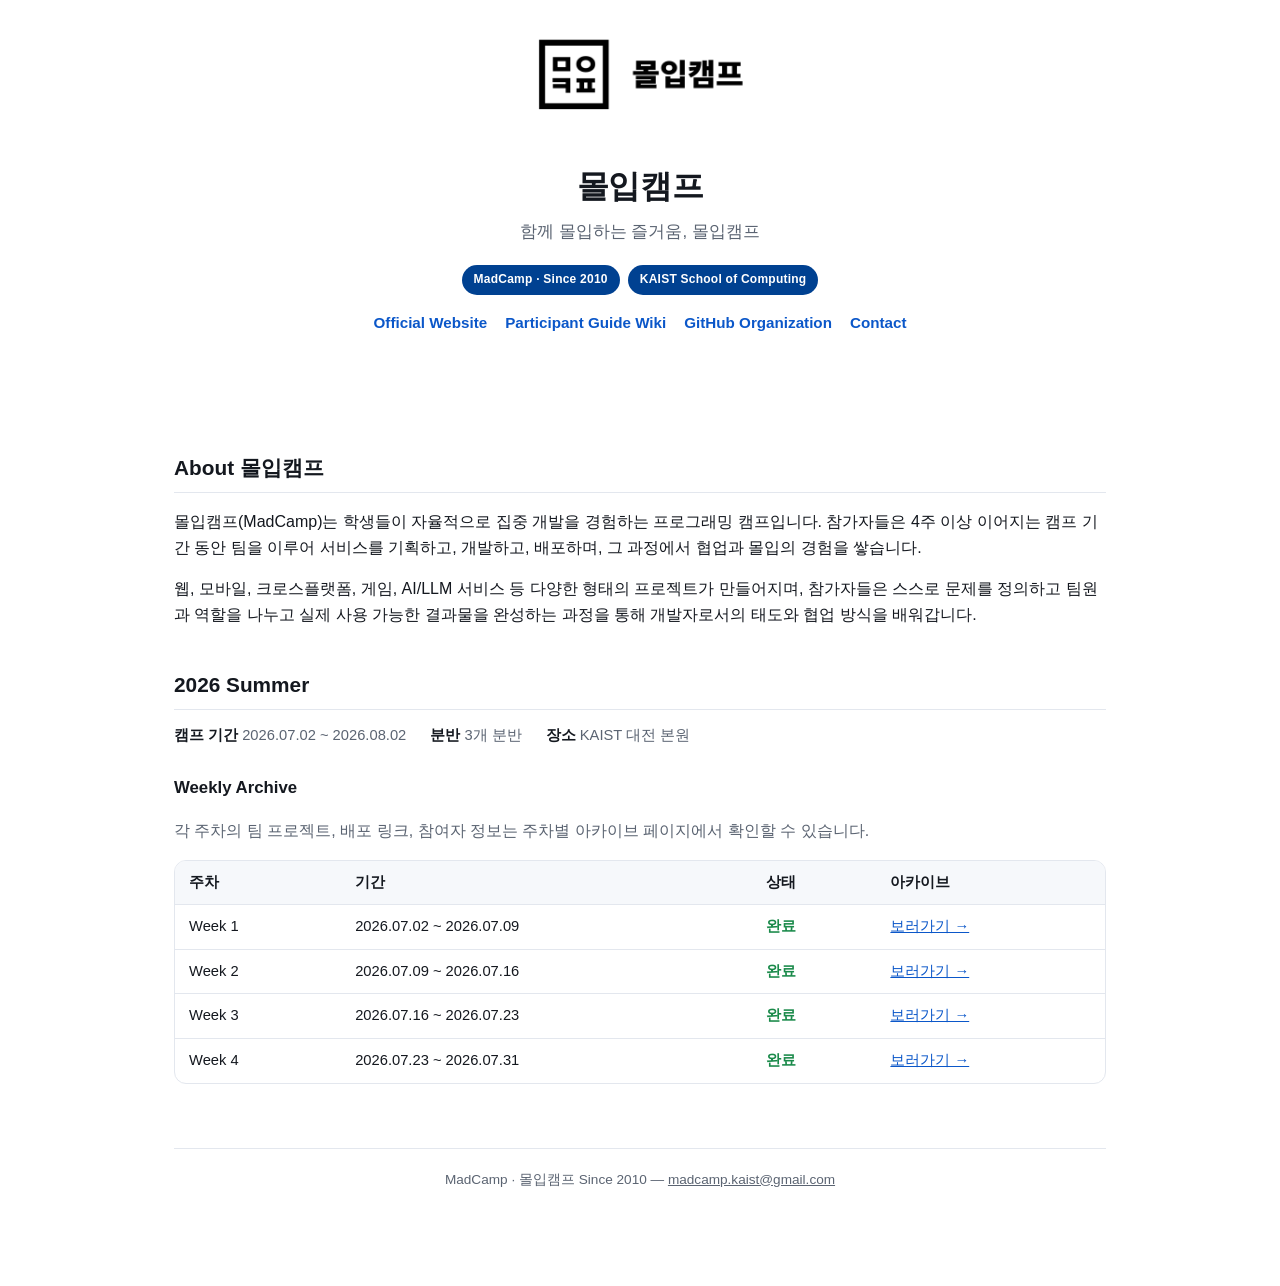
<file: index.html>
<!doctype html>
<html lang="ko">
<head>
<meta charset="utf-8" />
<meta name="viewport" content="width=device-width, initial-scale=1" />
<title>몰입캠프</title>
<meta name="description" content="MadCamp 몰입캠프 공식 프로젝트 아카이브" />
<link rel="icon" type="image/png" href="assets/favicon.png" />
<link rel="stylesheet" href="assets/style.css" />
</head>
<body>
<div class="hero-card">
  <img class="banner" src="assets/madcamp-banner.png" alt="MadCamp Banner" />
  <header class="hero">
    <h1>몰입캠프</h1>
    <p class="tagline">함께 몰입하는 즐거움, 몰입캠프</p>
    <div class="badges">
      <span class="badge">MadCamp · Since 2010</span>
      <span class="badge">KAIST School of Computing</span>
    </div>
    <div class="nav-links">
      <a href="https://madcamp.io">Official Website</a>
      <a href="https://github.com/madcamp-official/participant-guide/wiki">Participant Guide Wiki</a>
      <a href="https://github.com/madcamp-official">GitHub Organization</a>
      <a href="mailto:madcamp.kaist@gmail.com">Contact</a>
    </div>
  </header>
</div>
<div class="wrap">

<h2>About 몰입캠프</h2>
<p>몰입캠프(MadCamp)는 학생들이 자율적으로 집중 개발을 경험하는 프로그래밍 캠프입니다. 참가자들은 4주 이상 이어지는 캠프 기간 동안 팀을 이루어 서비스를 기획하고, 개발하고, 배포하며, 그 과정에서 협업과 몰입의 경험을 쌓습니다.</p>
<p>웹, 모바일, 크로스플랫폼, 게임, AI/LLM 서비스 등 다양한 형태의 프로젝트가 만들어지며, 참가자들은 스스로 문제를 정의하고 팀원과 역할을 나누고 실제 사용 가능한 결과물을 완성하는 과정을 통해 개발자로서의 태도와 협업 방식을 배워갑니다.</p>

<h2>2026 Summer</h2>
<div class="meta-row">
  <span><strong>캠프 기간</strong> 2026.07.02 ~ 2026.08.02</span>
  <span><strong>분반</strong> 3개 분반</span>
  <span><strong>장소</strong> KAIST 대전 본원</span>
</div>

<h3>Weekly Archive</h3>
<p class="muted">각 주차의 팀 프로젝트, 배포 링크, 참여자 정보는 주차별 아카이브 페이지에서 확인할 수 있습니다.</p>
<div class="table-scroll">
<table>
<thead>
<tr><th>주차</th><th>기간</th><th>상태</th><th>아카이브</th></tr>
</thead>
<tbody>
<tr><td>Week 1</td><td>2026.07.02 ~ 2026.07.09</td><td class="status-done">완료</td><td><a href="archive/2026-summer/week1/">보러가기 →</a></td></tr>
<tr><td>Week 2</td><td>2026.07.09 ~ 2026.07.16</td><td class="status-done">완료</td><td><a href="archive/2026-summer/week2/">보러가기 →</a></td></tr>
<tr><td>Week 3</td><td>2026.07.16 ~ 2026.07.23</td><td class="status-done">완료</td><td><a href="archive/2026-summer/week3/">보러가기 →</a></td></tr>
<tr><td>Week 4</td><td>2026.07.23 ~ 2026.07.31</td><td class="status-done">완료</td><td><a href="archive/2026-summer/week4/">보러가기 →</a></td></tr>
</tbody>
</table>
</div>

<footer>
  MadCamp · 몰입캠프 Since 2010 — <a href="mailto:madcamp.kaist@gmail.com">madcamp.kaist@gmail.com</a>
</footer>

</div>
</body>
</html>
</file>
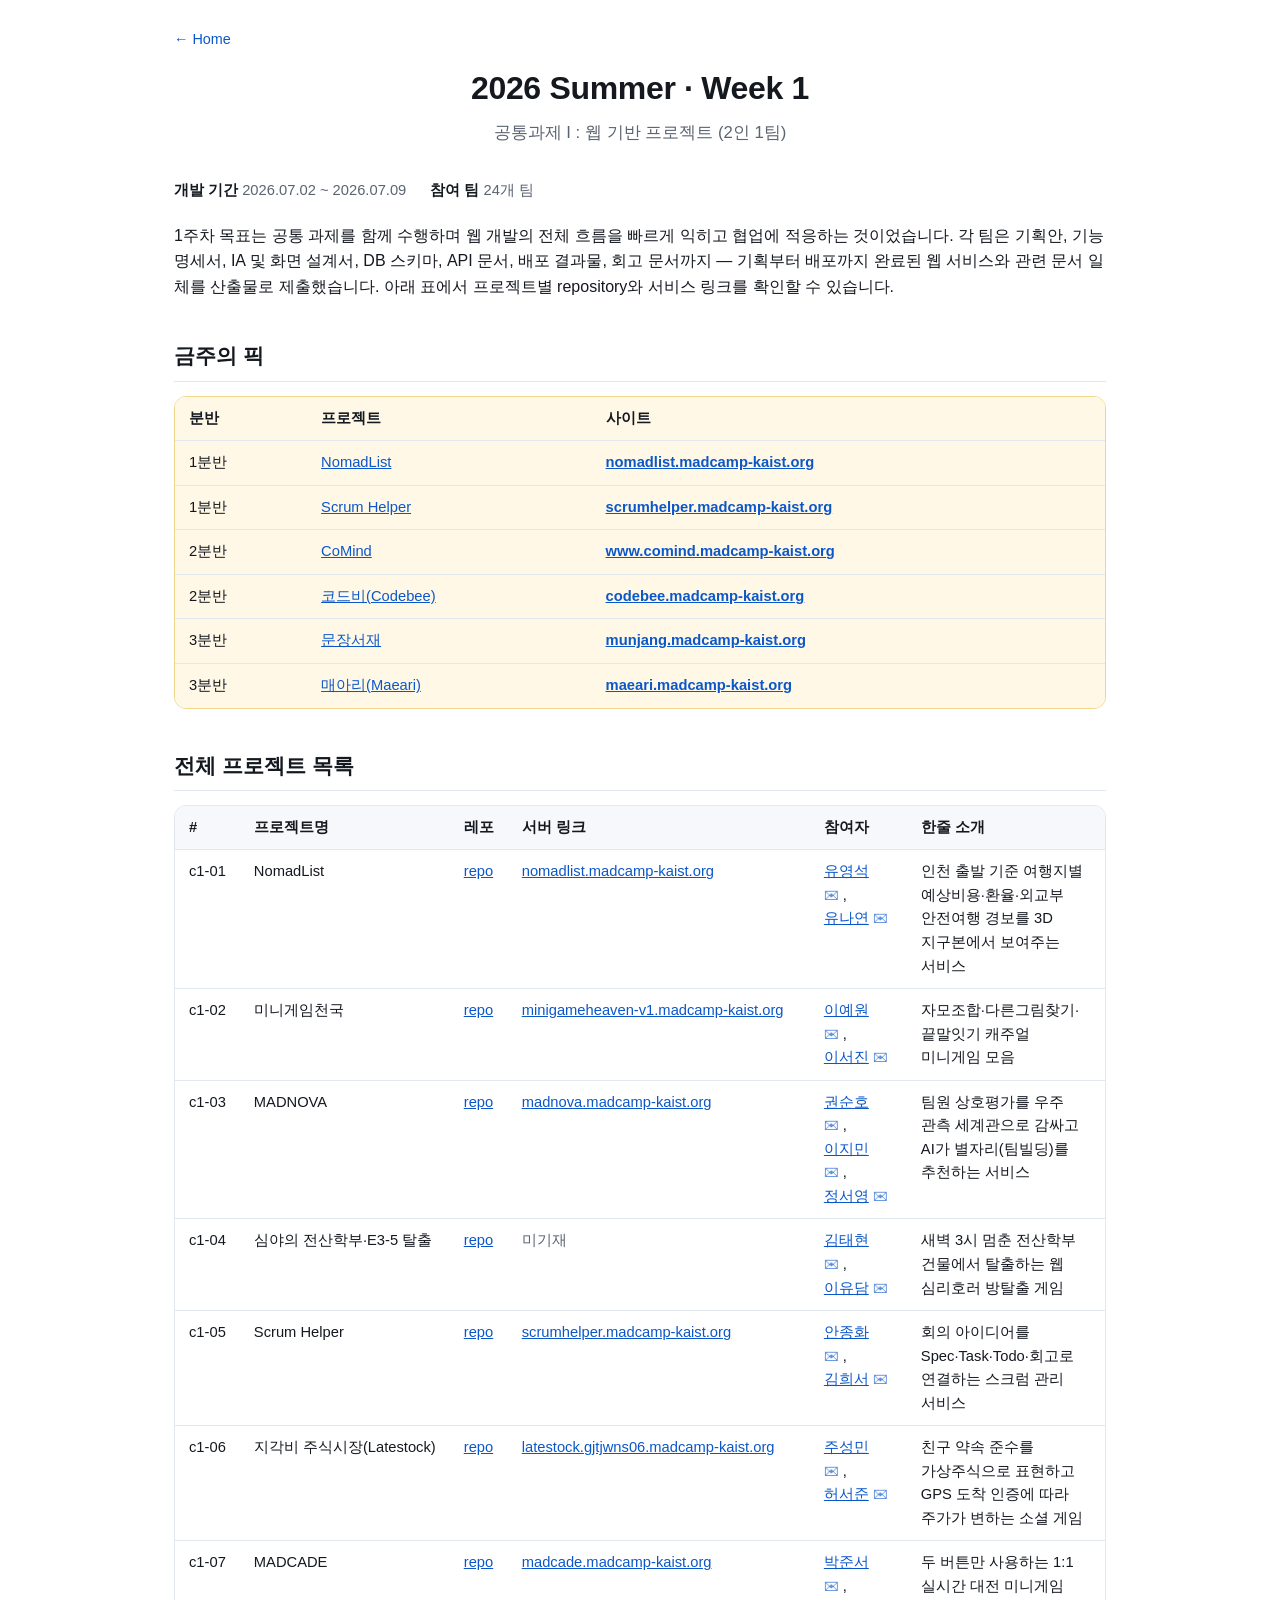
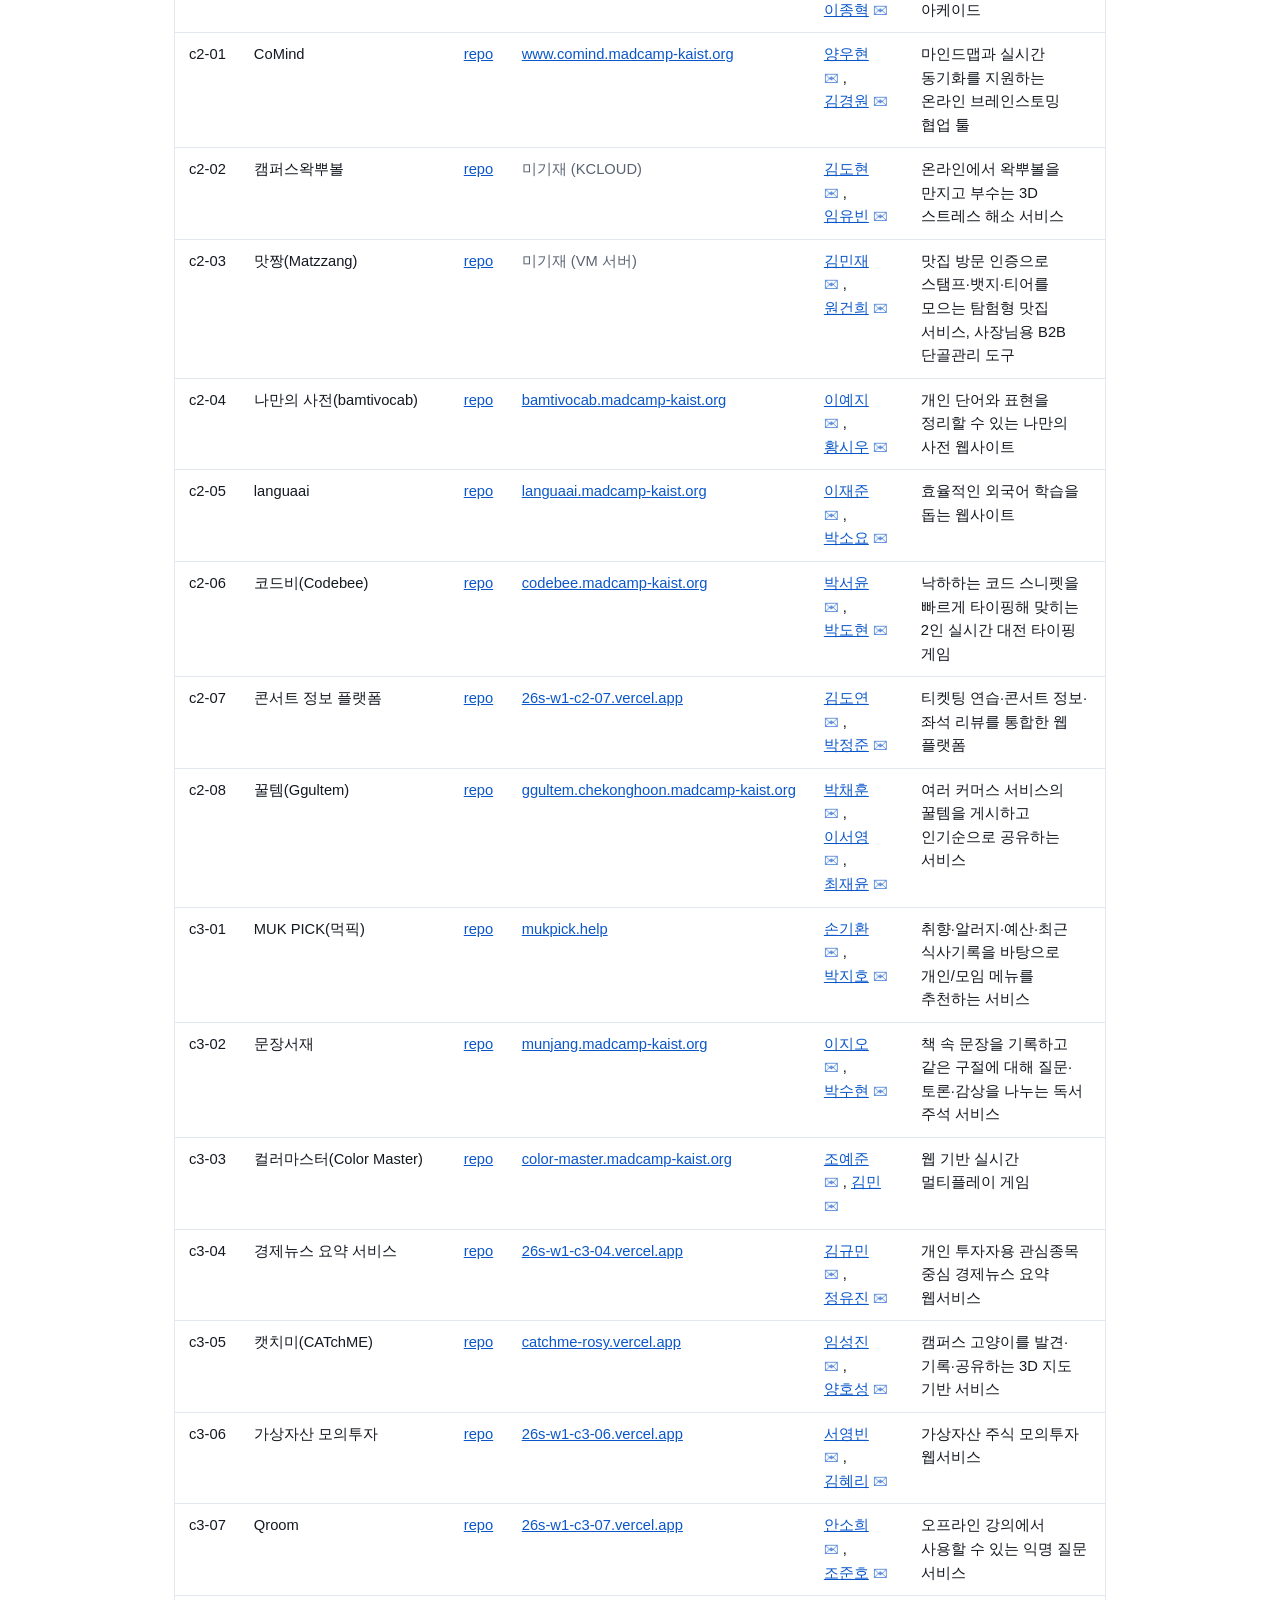
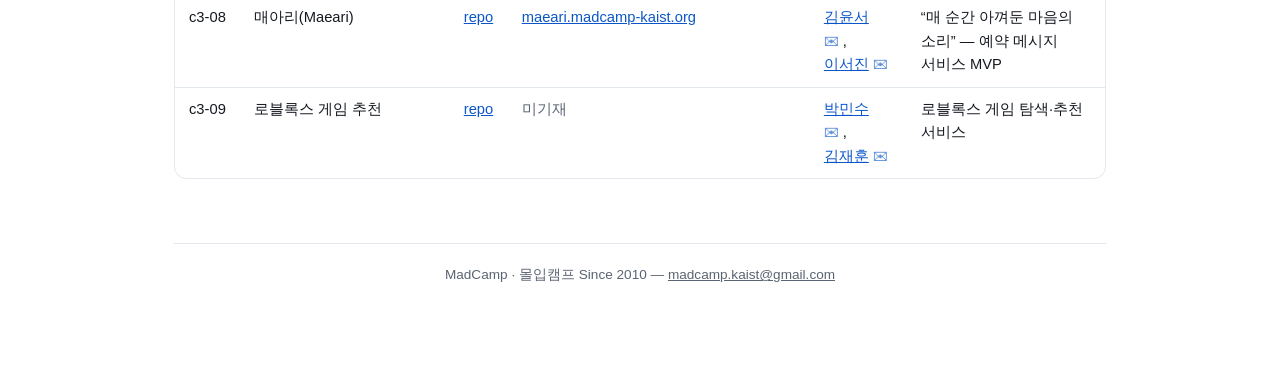
<file: archive/2026-summer/week1/index.html>
<!doctype html>
<html lang="ko">
<head>
<meta charset="utf-8" />
<meta name="viewport" content="width=device-width, initial-scale=1" />
<title>2026 Summer · Week 1 — MadCamp Archive</title>
<meta name="description" content="MadCamp 2026 여름학기 1주차 프로젝트 아카이브: 24개 팀 레포, 배포 링크, 참여자, 소개" />
<link rel="icon" type="image/png" href="../../../assets/favicon.png" />
<link rel="stylesheet" href="../../../assets/style.css" />
<script src="../../../assets/site.js" defer></script>
</head>
<body>
<div class="wrap">

<p class="crumb"><a href="../../../">← Home</a></p>

<header class="hero" style="padding-top:8px;">
  <h1>2026 Summer · Week 1</h1>
  <p class="tagline">공통과제 I : 웹 기반 프로젝트 (2인 1팀)</p>
</header>

<div class="meta-row">
  <span><strong>개발 기간</strong> 2026.07.02 ~ 2026.07.09</span>
  <span><strong>참여 팀</strong> 24개 팀</span>
</div>

<p>1주차 목표는 공통 과제를 함께 수행하며 웹 개발의 전체 흐름을 빠르게 익히고 협업에 적응하는 것이었습니다. 각 팀은 기획안, 기능 명세서, IA 및 화면 설계서, DB 스키마, API 문서, 배포 결과물, 회고 문서까지 — 기획부터 배포까지 완료된 웹 서비스와 관련 문서 일체를 산출물로 제출했습니다. 아래 표에서 프로젝트별 repository와 서비스 링크를 확인할 수 있습니다.</p>

<h2>금주의 픽</h2>
<div class="table-scroll">
<table class="picks">
<thead><tr><th>분반</th><th>프로젝트</th><th>사이트</th></tr></thead>
<tbody>
<tr><td>1분반</td><td><a href="#c1-01">NomadList</a></td><td><a href="https://nomadlist.madcamp-kaist.org">nomadlist.madcamp-kaist.org</a></td></tr>
<tr><td>1분반</td><td><a href="#c1-05">Scrum Helper</a></td><td><a href="https://scrumhelper.madcamp-kaist.org">scrumhelper.madcamp-kaist.org</a></td></tr>
<tr><td>2분반</td><td><a href="#c2-01">CoMind</a></td><td><a href="https://www.comind.madcamp-kaist.org">www.comind.madcamp-kaist.org</a></td></tr>
<tr><td>2분반</td><td><a href="#c2-06">코드비(Codebee)</a></td><td><a href="https://codebee.madcamp-kaist.org">codebee.madcamp-kaist.org</a></td></tr>
<tr><td>3분반</td><td><a href="#c3-02">문장서재</a></td><td><a href="https://munjang.madcamp-kaist.org">munjang.madcamp-kaist.org</a></td></tr>
<tr><td>3분반</td><td><a href="#c3-08">매아리(Maeari)</a></td><td><a href="https://maeari.madcamp-kaist.org">maeari.madcamp-kaist.org</a></td></tr>
</tbody>
</table>
</div>

<h2>전체 프로젝트 목록</h2>
<div class="table-scroll">
<table>
<thead><tr><th>#</th><th>프로젝트명</th><th>레포</th><th>서버 링크</th><th>참여자</th><th>한줄 소개</th></tr></thead>
<tbody>

<tr id="c1-01"><td>c1-01</td><td>NomadList</td><td><a href="https://github.com/madcamp-official/26s-w1-c1-01">repo</a></td><td><a href="https://nomadlist.madcamp-kaist.org">nomadlist.madcamp-kaist.org</a></td>
<td class="people"><a href="https://github.com/yskstuff">유영석</a><a class="mail" href="mailto:yskstuff@kaist.ac.kr">✉</a>, <a href="https://github.com/yxxnxyxxn">유나연</a><a class="mail" href="mailto:y0xnxyx0n@gmail.com">✉</a></td>
<td>인천 출발 기준 여행지별 예상비용·환율·외교부 안전여행 경보를 3D 지구본에서 보여주는 서비스</td></tr>

<tr id="c1-02"><td>c1-02</td><td>미니게임천국</td><td><a href="https://github.com/madcamp-official/26s-w1-c1-02">repo</a></td><td><a href="https://minigameheaven-v1.madcamp-kaist.org">minigameheaven-v1.madcamp-kaist.org</a></td>
<td class="people"><a href="https://github.com/ywlee1127">이예원</a><a class="mail" href="mailto:ywlovejk1127@naver.com">✉</a>, <a href="https://github.com/seojinnlee">이서진</a><a class="mail" href="mailto:leeseojin28@naver.com">✉</a></td>
<td>자모조합·다른그림찾기·끝말잇기 캐주얼 미니게임 모음</td></tr>

<tr id="c1-03"><td>c1-03</td><td>MADNOVA</td><td><a href="https://github.com/madcamp-official/26s-w1-c1-03">repo</a></td><td><a href="https://madnova.madcamp-kaist.org">madnova.madcamp-kaist.org</a></td>
<td class="people"><a href="https://github.com/rth934">권순호</a><a class="mail" href="mailto:rnjstnsgh0524@gmail.com">✉</a>, <a href="https://github.com/ljm030206">이지민</a><a class="mail" href="mailto:ljm030206@kaist.ac.kr">✉</a>, <a href="https://github.com/seooyy">정서영</a><a class="mail" href="mailto:seoyoung040124@naver.com">✉</a></td>
<td>팀원 상호평가를 우주 관측 세계관으로 감싸고 AI가 별자리(팀빌딩)를 추천하는 서비스</td></tr>

<tr id="c1-04"><td>c1-04</td><td>심야의 전산학부·E3-5 탈출</td><td><a href="https://github.com/madcamp-official/26s-w1-c1-04">repo</a></td><td class="muted">미기재</td>
<td class="people"><a href="https://github.com/terry2549">김태현</a><a class="mail" href="mailto:terry2549@kaist.ac.kr">✉</a>, <a href="https://github.com/omok00">이유담</a><a class="mail" href="mailto:yudam3825@gmail.com">✉</a></td>
<td>새벽 3시 멈춘 전산학부 건물에서 탈출하는 웹 심리호러 방탈출 게임</td></tr>

<tr id="c1-05"><td>c1-05</td><td>Scrum Helper</td><td><a href="https://github.com/madcamp-official/26s-w1-c1-05">repo</a></td><td><a href="https://scrumhelper.madcamp-kaist.org">scrumhelper.madcamp-kaist.org</a></td>
<td class="people"><a href="https://github.com/anjonghwa0">안종화</a><a class="mail" href="mailto:anjonghwa@kaist.ac.kr">✉</a>, <a href="https://github.com/grace0068">김희서</a><a class="mail" href="mailto:graceheeseo@gmail.com">✉</a></td>
<td>회의 아이디어를 Spec·Task·Todo·회고로 연결하는 스크럼 관리 서비스</td></tr>

<tr id="c1-06"><td>c1-06</td><td>지각비 주식시장(Latestock)</td><td><a href="https://github.com/madcamp-official/26s-w1-c1-06">repo</a></td><td><a href="https://latestock.gjtjwns06.madcamp-kaist.org">latestock.gjtjwns06.madcamp-kaist.org</a></td>
<td class="people"><a href="https://github.com/iconflorinity">주성민</a><a class="mail" href="mailto:iconflorinity@kaist.ac.kr">✉</a>, <a href="https://github.com/gjtjwns06-ui">허서준</a><a class="mail" href="mailto:gjtjwns06@gmail.com">✉</a></td>
<td>친구 약속 준수를 가상주식으로 표현하고 GPS 도착 인증에 따라 주가가 변하는 소셜 게임</td></tr>

<tr id="c1-07"><td>c1-07</td><td>MADCADE</td><td><a href="https://github.com/madcamp-official/26s-w1-c1-07">repo</a></td><td><a href="https://madcade.madcamp-kaist.org">madcade.madcamp-kaist.org</a></td>
<td class="people"><a href="https://github.com/bjsbest">박준서</a><a class="mail" href="mailto:bjsbest0326@gmail.com">✉</a>, <a href="https://github.com/jonghklee">이종혁</a><a class="mail" href="mailto:jonghklee@naver.com">✉</a></td>
<td>두 버튼만 사용하는 1:1 실시간 대전 미니게임 아케이드</td></tr>

<tr id="c2-01"><td>c2-01</td><td>CoMind</td><td><a href="https://github.com/madcamp-official/26s-w1-c2-01">repo</a></td><td><a href="https://www.comind.madcamp-kaist.org">www.comind.madcamp-kaist.org</a></td>
<td class="people"><a href="https://github.com/hyun020215">양우현</a><a class="mail" href="mailto:hyun020215@kaist.ac.kr">✉</a>, <a href="https://github.com/kkw610">김경원</a><a class="mail" href="mailto:kkw61976@gmail.com">✉</a></td>
<td>마인드맵과 실시간 동기화를 지원하는 온라인 브레인스토밍 협업 툴</td></tr>

<tr id="c2-02"><td>c2-02</td><td>캠퍼스왁뿌볼</td><td><a href="https://github.com/madcamp-official/26s-w1-c2-02">repo</a></td><td class="muted">미기재 (KCLOUD)</td>
<td class="people"><a href="https://github.com/KimDoDohyeon">김도현</a><a class="mail" href="mailto:dh0802172839@kaist.ac.kr">✉</a>, <a href="https://github.com/lunar-yoobin">임유빈</a><a class="mail" href="mailto:angla2002@snu.ac.kr">✉</a></td>
<td>온라인에서 왁뿌볼을 만지고 부수는 3D 스트레스 해소 서비스</td></tr>

<tr id="c2-03"><td>c2-03</td><td>맛짱(Matzzang)</td><td><a href="https://github.com/madcamp-official/26s-w1-c2-03">repo</a></td><td class="muted">미기재 (VM 서버)</td>
<td class="people"><a href="https://github.com/Kminj2296">김민재</a><a class="mail" href="mailto:mjkim2296@unist.ac.kr">✉</a>, <a href="https://github.com/wongunhui0514">원건희</a><a class="mail" href="mailto:for20wgh0514@kaist.ac.kr">✉</a></td>
<td>맛집 방문 인증으로 스탬프·뱃지·티어를 모으는 탐험형 맛집 서비스, 사장님용 B2B 단골관리 도구</td></tr>

<tr id="c2-04"><td>c2-04</td><td>나만의 사전(bamtivocab)</td><td><a href="https://github.com/madcamp-official/26s-w1-c2-04">repo</a></td><td><a href="https://bamtivocab.madcamp-kaist.org">bamtivocab.madcamp-kaist.org</a></td>
<td class="people"><a href="https://github.com/yeochi369">이예지</a><a class="mail" href="mailto:yeochi369@kaist.ac.kr">✉</a>, <a href="https://github.com/ssiuuuuuu">황시우</a><a class="mail" href="mailto:hwangshiwoo1@naver.com">✉</a></td>
<td>개인 단어와 표현을 정리할 수 있는 나만의 사전 웹사이트</td></tr>

<tr id="c2-05"><td>c2-05</td><td>languaai</td><td><a href="https://github.com/madcamp-official/26s-w1-c2-05">repo</a></td><td><a href="https://languaai.madcamp-kaist.org">languaai.madcamp-kaist.org</a></td>
<td class="people"><a href="https://github.com/dannyiscard">이재준</a><a class="mail" href="mailto:danny020514@kaist.ac.kr">✉</a>, <a href="https://github.com/oyossss">박소요</a><a class="mail" href="mailto:parksoyo134@sookmyung.ac.kr">✉</a></td>
<td>효율적인 외국어 학습을 돕는 웹사이트</td></tr>

<tr id="c2-06"><td>c2-06</td><td>코드비(Codebee)</td><td><a href="https://github.com/madcamp-official/26s-w1-c2-06">repo</a></td><td><a href="https://codebee.madcamp-kaist.org">codebee.madcamp-kaist.org</a></td>
<td class="people"><a href="https://github.com/banunas">박서윤</a><a class="mail" href="mailto:seoyoon1@ewha.ac.kr">✉</a>, <a href="https://github.com/dotori235">박도현</a><a class="mail" href="mailto:pdohyun4307@gmail.com">✉</a></td>
<td>낙하하는 코드 스니펫을 빠르게 타이핑해 맞히는 2인 실시간 대전 타이핑 게임</td></tr>

<tr id="c2-07"><td>c2-07</td><td>콘서트 정보 플랫폼</td><td><a href="https://github.com/madcamp-official/26s-w1-c2-07">repo</a></td><td><a href="https://26s-w1-c2-07.vercel.app">26s-w1-c2-07.vercel.app</a></td>
<td class="people"><a href="https://github.com/doyeonid">김도연</a><a class="mail" href="mailto:doyeon05@hanyang.ac.kr">✉</a>, <a href="https://github.com/jungjun0708">박정준</a><a class="mail" href="mailto:jungjun0708@g.skku.edu">✉</a></td>
<td>티켓팅 연습·콘서트 정보·좌석 리뷰를 통합한 웹 플랫폼</td></tr>

<tr id="c2-08"><td>c2-08</td><td>꿀템(Ggultem)</td><td><a href="https://github.com/madcamp-official/26s-w1-c2-08">repo</a></td><td><a href="https://ggultem.chekonghoon.madcamp-kaist.org">ggultem.chekonghoon.madcamp-kaist.org</a></td>
<td class="people"><a href="https://github.com/chek737">박채훈</a><a class="mail" href="mailto:chekonghoon@gmail.com">✉</a>, <a href="https://github.com/sksy930">이서영</a><a class="mail" href="mailto:sy951020@gmail.com">✉</a>, <a href="https://github.com/Jaeyun-18">최재윤</a><a class="mail" href="mailto:yun031122@kaist.ac.kr">✉</a></td>
<td>여러 커머스 서비스의 꿀템을 게시하고 인기순으로 공유하는 서비스</td></tr>

<tr id="c3-01"><td>c3-01</td><td>MUK PICK(먹픽)</td><td><a href="https://github.com/madcamp-official/26s-w1-c3-01">repo</a></td><td><a href="https://www.mukpick.help">mukpick.help</a></td>
<td class="people"><a href="https://github.com/Kihwan819">손기환</a><a class="mail" href="mailto:skh4535@kaist.ac.kr">✉</a>, <a href="https://github.com/batiger00">박지호</a><a class="mail" href="mailto:batiger00@unist.ac.kr">✉</a></td>
<td>취향·알러지·예산·최근 식사기록을 바탕으로 개인/모임 메뉴를 추천하는 서비스</td></tr>

<tr id="c3-02"><td>c3-02</td><td>문장서재</td><td><a href="https://github.com/madcamp-official/26s-w1-c3-02">repo</a></td><td><a href="https://munjang.madcamp-kaist.org">munjang.madcamp-kaist.org</a></td>
<td class="people"><a href="https://github.com/easy0131">이지오</a><a class="mail" href="mailto:easy_o@kaist.ac.kr">✉</a>, <a href="https://github.com/suh1088">박수현</a><a class="mail" href="mailto:suh1088@naver.com">✉</a></td>
<td>책 속 문장을 기록하고 같은 구절에 대해 질문·토론·감상을 나누는 독서 주석 서비스</td></tr>

<tr id="c3-03"><td>c3-03</td><td>컬러마스터(Color Master)</td><td><a href="https://github.com/madcamp-official/26s-w1-c3-03">repo</a></td><td><a href="https://color-master.madcamp-kaist.org">color-master.madcamp-kaist.org</a></td>
<td class="people"><a href="https://github.com/jossi-jossi">조예준</a><a class="mail" href="mailto:yjc030627@kaist.ac.kr">✉</a>, <a href="https://github.com/7immin">김민</a><a class="mail" href="mailto:rlaals19@ewha.ac.kr">✉</a></td>
<td>웹 기반 실시간 멀티플레이 게임</td></tr>

<tr id="c3-04"><td>c3-04</td><td>경제뉴스 요약 서비스</td><td><a href="https://github.com/madcamp-official/26s-w1-c3-04">repo</a></td><td><a href="https://26s-w1-c3-04.vercel.app">26s-w1-c3-04.vercel.app</a></td>
<td class="people"><a href="https://github.com/rbalskim">김규민</a><a class="mail" href="mailto:gyumin3789@gmail.com">✉</a>, <a href="https://github.com/yujin923">정유진</a><a class="mail" href="mailto:ekdtlsdmssnrn@naver.com">✉</a></td>
<td>개인 투자자용 관심종목 중심 경제뉴스 요약 웹서비스</td></tr>

<tr id="c3-05"><td>c3-05</td><td>캣치미(CATchME)</td><td><a href="https://github.com/madcamp-official/26s-w1-c3-05">repo</a></td><td><a href="https://catchme-rosy.vercel.app">catchme-rosy.vercel.app</a></td>
<td class="people"><a href="https://github.com/nounmoumn">임성진</a><a class="mail" href="mailto:limsj289714@gmail.com">✉</a>, <a href="https://github.com/hoseong02">양호성</a><a class="mail" href="mailto:yhs0405@kaist.ac.kr">✉</a></td>
<td>캠퍼스 고양이를 발견·기록·공유하는 3D 지도 기반 서비스</td></tr>

<tr id="c3-06"><td>c3-06</td><td>가상자산 모의투자</td><td><a href="https://github.com/madcamp-official/26s-w1-c3-06">repo</a></td><td><a href="https://26s-w1-c3-06.vercel.app">26s-w1-c3-06.vercel.app</a></td>
<td class="people"><a href="https://github.com/izayoieosd">서영빈</a><a class="mail" href="mailto:emissary@kaist.ac.kr">✉</a>, <a href="https://github.com/ireyhye">김혜리</a><a class="mail" href="mailto:hrbelle@gmail.com">✉</a></td>
<td>가상자산 주식 모의투자 웹서비스</td></tr>

<tr id="c3-07"><td>c3-07</td><td>Qroom</td><td><a href="https://github.com/madcamp-official/26s-w1-c3-07">repo</a></td><td><a href="https://26s-w1-c3-07.vercel.app">26s-w1-c3-07.vercel.app</a></td>
<td class="people"><a href="https://github.com/soheean1370">안소희</a><a class="mail" href="mailto:soheean1370@gmail.com">✉</a>, <a href="https://github.com/milleion">조준호</a><a class="mail" href="mailto:junhojo@kaist.ac.kr">✉</a></td>
<td>오프라인 강의에서 사용할 수 있는 익명 질문 서비스</td></tr>

<tr id="c3-08"><td>c3-08</td><td>매아리(Maeari)</td><td><a href="https://github.com/madcamp-official/26s-w1-c3-08">repo</a></td><td><a href="https://maeari.madcamp-kaist.org">maeari.madcamp-kaist.org</a></td>
<td class="people"><a href="https://github.com/westyoon">김윤서</a><a class="mail" href="mailto:yoonseo1130@naver.com">✉</a>, <a href="https://github.com/tjwls8912">이서진</a><a class="mail" href="mailto:tjwls8912@kaist.ac.kr">✉</a></td>
<td>&ldquo;매 순간 아껴둔 마음의 소리&rdquo; — 예약 메시지 서비스 MVP</td></tr>

<tr id="c3-09"><td>c3-09</td><td>로블록스 게임 추천</td><td><a href="https://github.com/madcamp-official/26s-w1-c3-09">repo</a></td><td class="muted">미기재</td>
<td class="people"><a href="https://github.com/miinspp">박민수</a><a class="mail" href="mailto:qkralstn8332@hanyang.ac.kr">✉</a>, <a href="https://github.com/superloser030">김재훈</a><a class="mail" href="mailto:sunboy7594@gmail.com">✉</a></td>
<td>로블록스 게임 탐색·추천 서비스</td></tr>

</tbody>
</table>
</div>

<footer>
  MadCamp · 몰입캠프 Since 2010 — <a href="mailto:madcamp.kaist@gmail.com">madcamp.kaist@gmail.com</a>
</footer>

</div>
</body>
</html>
</file>
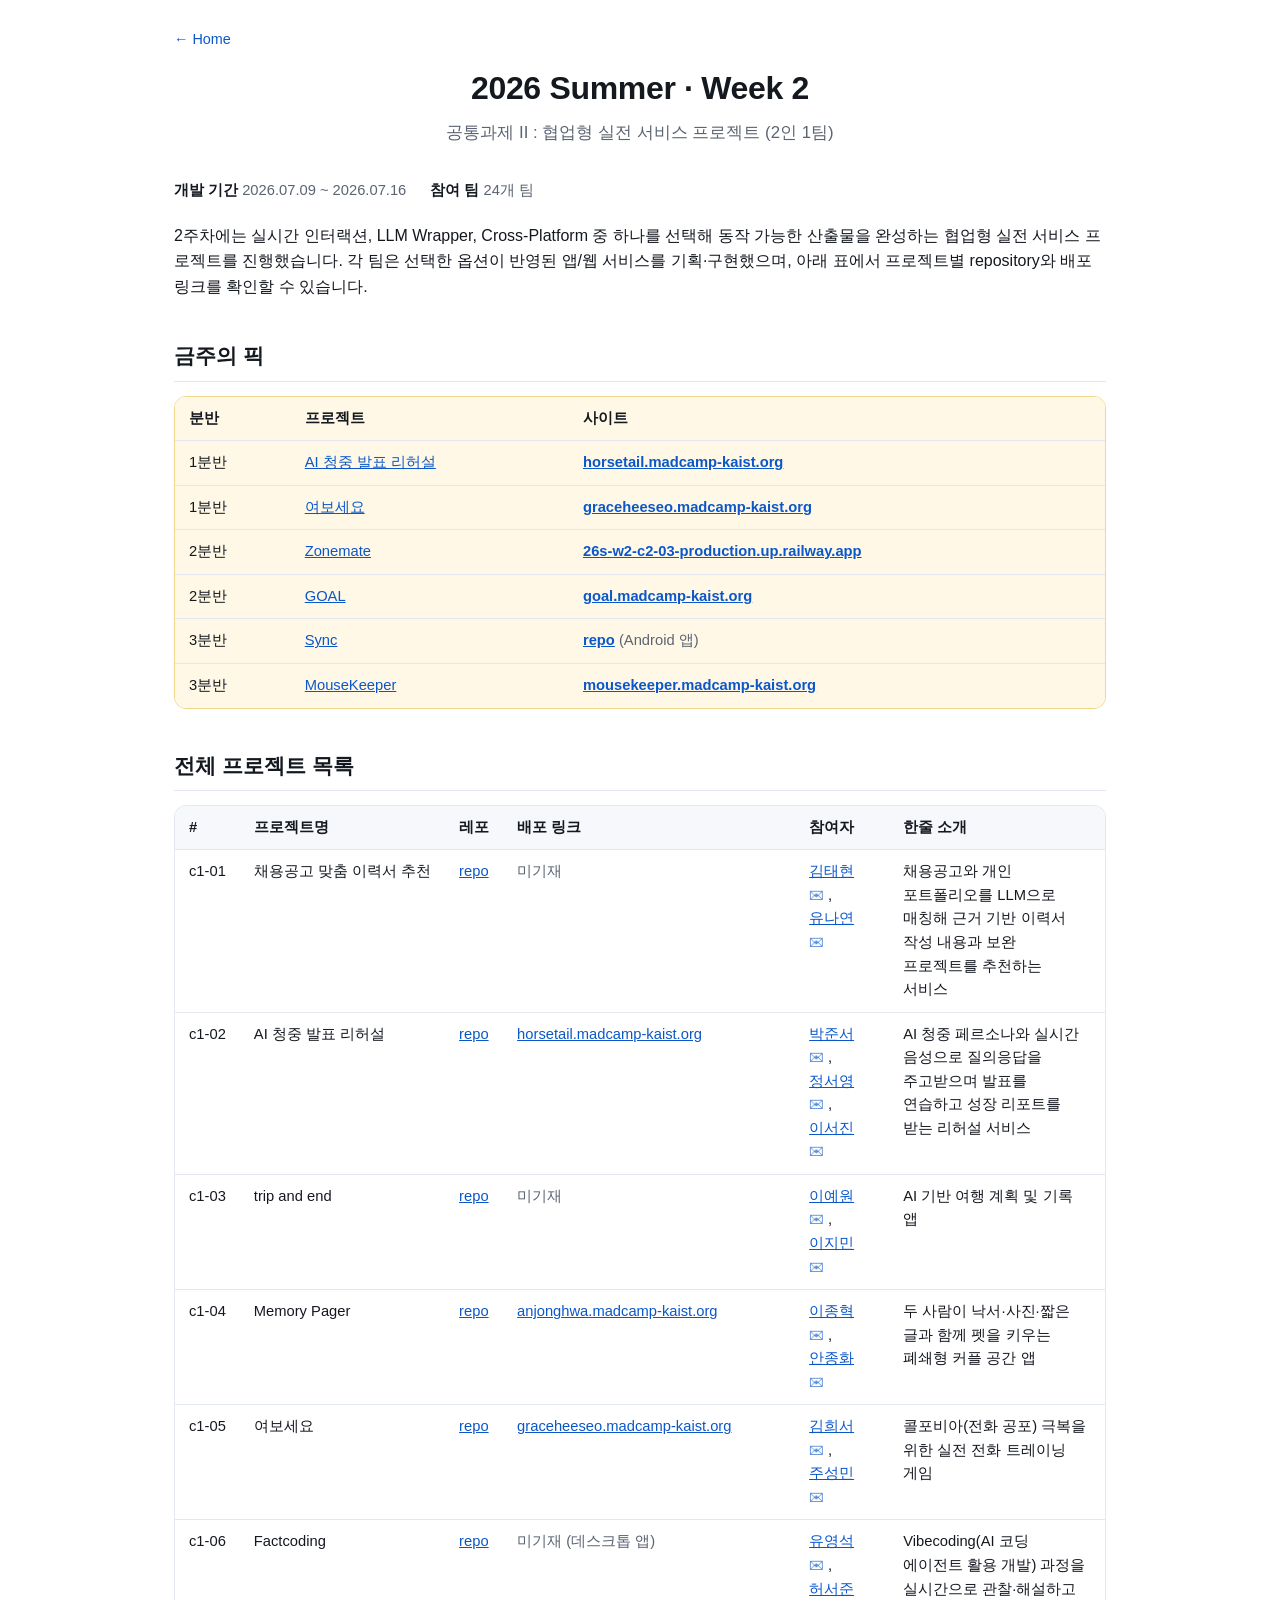
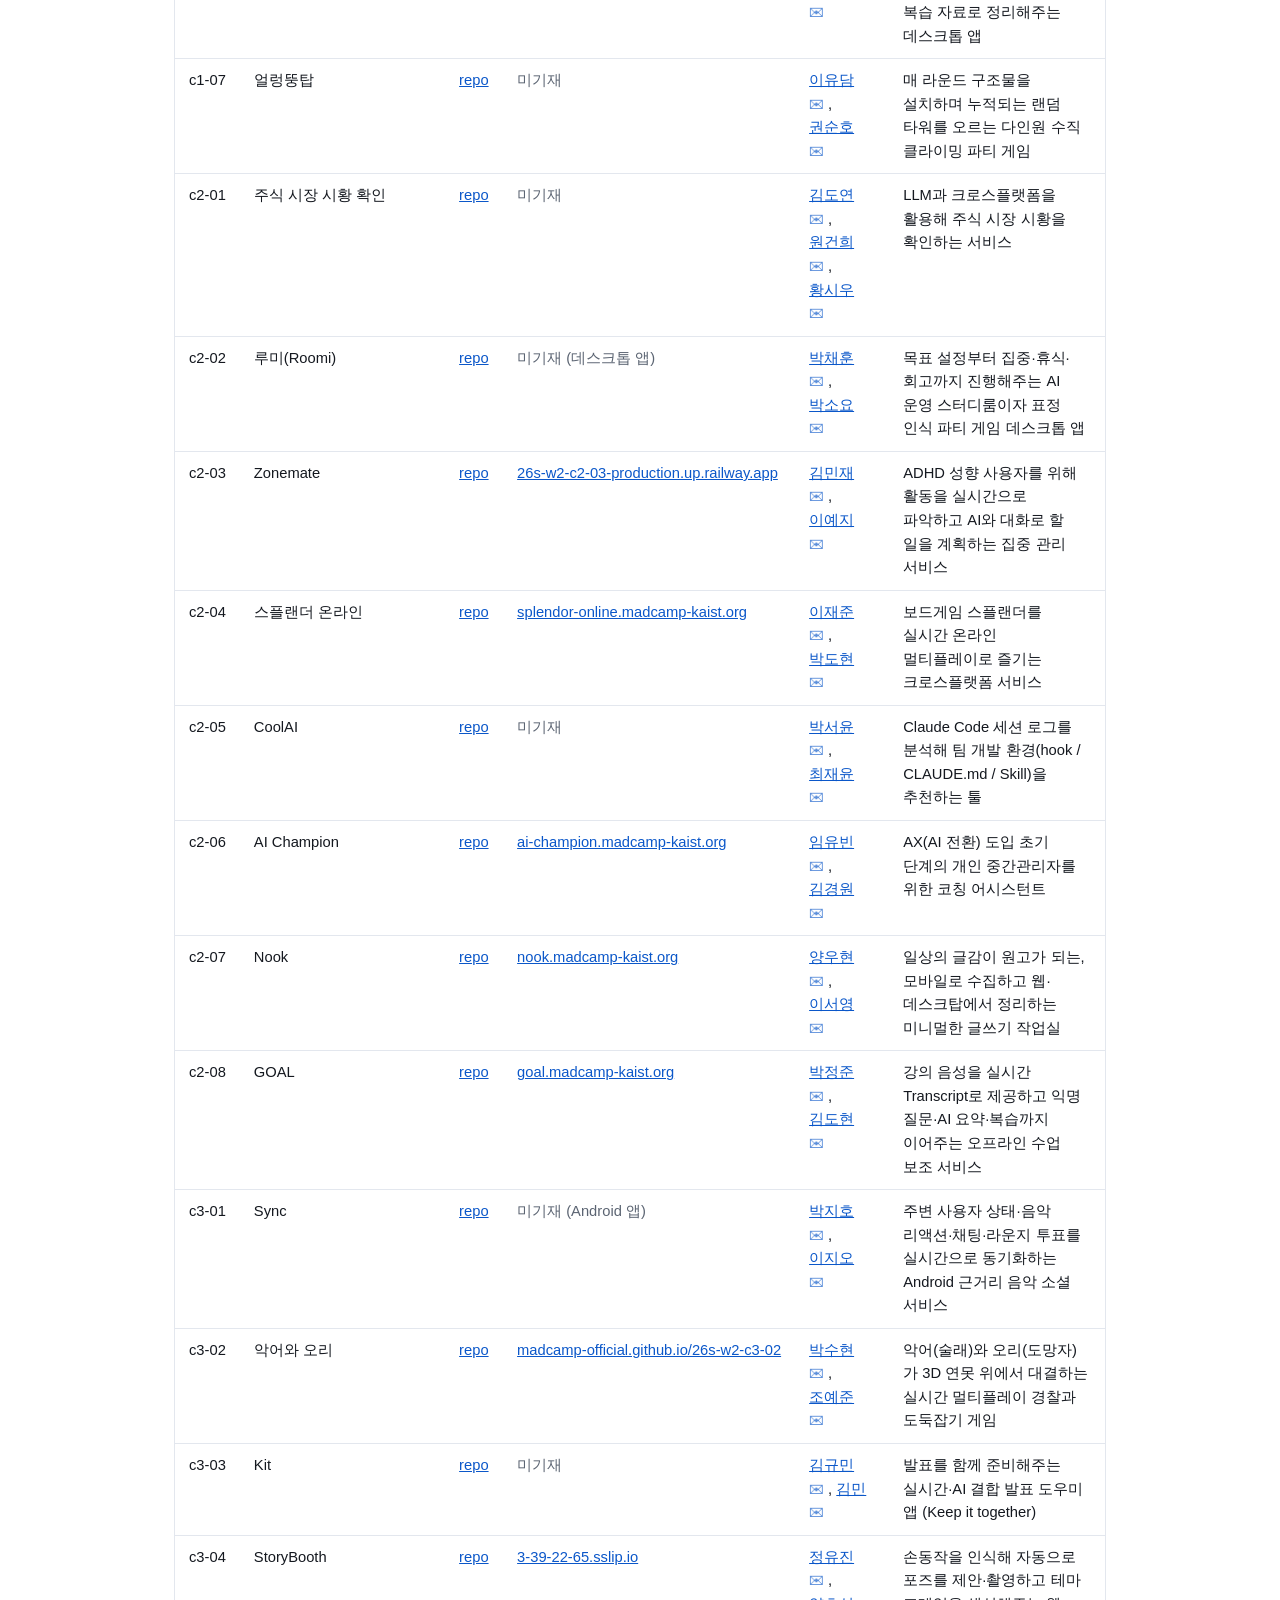
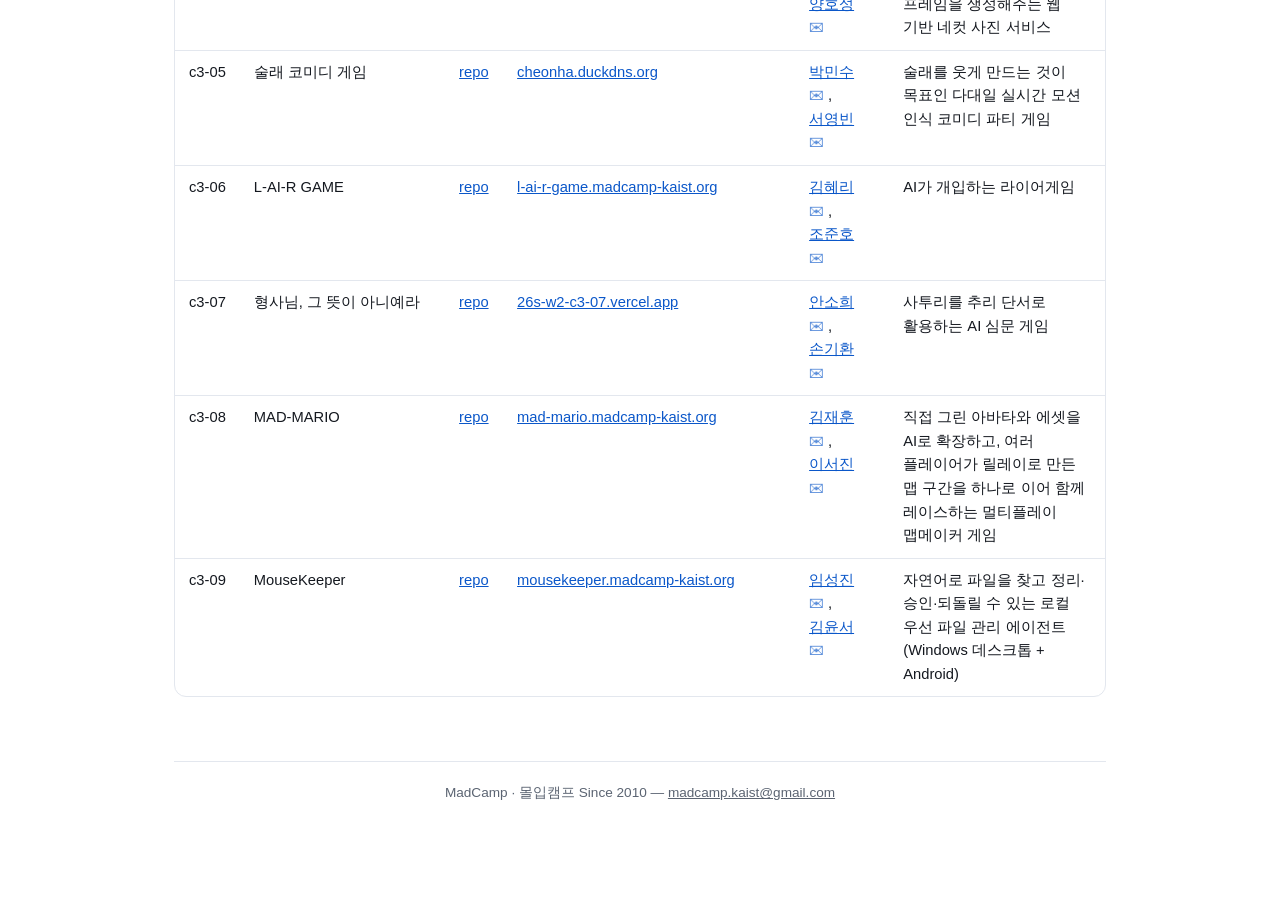
<file: archive/2026-summer/week2/index.html>
<!doctype html>
<html lang="ko">
<head>
<meta charset="utf-8" />
<meta name="viewport" content="width=device-width, initial-scale=1" />
<title>2026 Summer · Week 2 — MadCamp Archive</title>
<meta name="description" content="MadCamp 2026 여름학기 2주차 프로젝트 아카이브: 24개 팀 레포, 배포 링크, 참여자, 소개" />
<link rel="icon" type="image/png" href="../../../assets/favicon.png" />
<link rel="stylesheet" href="../../../assets/style.css" />
<script src="../../../assets/site.js" defer></script>
</head>
<body>
<div class="wrap">

<p class="crumb"><a href="../../../">← Home</a></p>

<header class="hero" style="padding-top:8px;">
  <h1>2026 Summer · Week 2</h1>
  <p class="tagline">공통과제 II : 협업형 실전 서비스 프로젝트 (2인 1팀)</p>
</header>

<div class="meta-row">
  <span><strong>개발 기간</strong> 2026.07.09 ~ 2026.07.16</span>
  <span><strong>참여 팀</strong> 24개 팀</span>
</div>

<p>2주차에는 실시간 인터랙션, LLM Wrapper, Cross-Platform 중 하나를 선택해 동작 가능한 산출물을 완성하는 협업형 실전 서비스 프로젝트를 진행했습니다. 각 팀은 선택한 옵션이 반영된 앱/웹 서비스를 기획·구현했으며, 아래 표에서 프로젝트별 repository와 배포 링크를 확인할 수 있습니다.</p>

<h2>금주의 픽</h2>
<div class="table-scroll">
<table class="picks">
<thead><tr><th>분반</th><th>프로젝트</th><th>사이트</th></tr></thead>
<tbody>
<tr><td>1분반</td><td><a href="#c1-02">AI 청중 발표 리허설</a></td><td><a href="https://horsetail.madcamp-kaist.org">horsetail.madcamp-kaist.org</a></td></tr>
<tr><td>1분반</td><td><a href="#c1-05">여보세요</a></td><td><a href="https://graceheeseo.madcamp-kaist.org">graceheeseo.madcamp-kaist.org</a></td></tr>
<tr><td>2분반</td><td><a href="#c2-03">Zonemate</a></td><td><a href="https://26s-w2-c2-03-production.up.railway.app">26s-w2-c2-03-production.up.railway.app</a></td></tr>
<tr><td>2분반</td><td><a href="#c2-08">GOAL</a></td><td><a href="http://goal.madcamp-kaist.org/">goal.madcamp-kaist.org</a></td></tr>
<tr><td>3분반</td><td><a href="#c3-01">Sync</a></td><td class="muted"><a href="https://github.com/madcamp-official/26s-w2-c3-01">repo</a> (Android 앱)</td></tr>
<tr><td>3분반</td><td><a href="#c3-09">MouseKeeper</a></td><td><a href="https://mousekeeper.madcamp-kaist.org">mousekeeper.madcamp-kaist.org</a></td></tr>
</tbody>
</table>
</div>

<h2>전체 프로젝트 목록</h2>
<div class="table-scroll">
<table>
<thead><tr><th>#</th><th>프로젝트명</th><th>레포</th><th>배포 링크</th><th>참여자</th><th>한줄 소개</th></tr></thead>
<tbody>

<tr><td>c1-01</td><td>채용공고 맞춤 이력서 추천</td><td><a href="https://github.com/madcamp-official/26s-w2-c1-01">repo</a></td><td class="muted">미기재</td>
<td class="people"><a href="https://github.com/terry2549">김태현</a><a class="mail" href="mailto:terry2549@kaist.ac.kr">✉</a>, <a href="https://github.com/yxxnxyxxn">유나연</a><a class="mail" href="mailto:y0xnxyx0n@gmail.com">✉</a></td>
<td>채용공고와 개인 포트폴리오를 LLM으로 매칭해 근거 기반 이력서 작성 내용과 보완 프로젝트를 추천하는 서비스</td></tr>

<tr id="c1-02"><td>c1-02</td><td>AI 청중 발표 리허설</td><td><a href="https://github.com/madcamp-official/26s-w2-c1-02">repo</a></td><td><a href="https://horsetail.madcamp-kaist.org">horsetail.madcamp-kaist.org</a></td>
<td class="people"><a href="https://github.com/bjsbest">박준서</a><a class="mail" href="mailto:bjsbest0326@gmail.com">✉</a>, <a href="https://github.com/seooyy">정서영</a><a class="mail" href="mailto:seoyoung040124@naver.com">✉</a>, <a href="https://github.com/seojinnlee">이서진</a><a class="mail" href="mailto:leeseojin28@naver.com">✉</a></td>
<td>AI 청중 페르소나와 실시간 음성으로 질의응답을 주고받으며 발표를 연습하고 성장 리포트를 받는 리허설 서비스</td></tr>

<tr><td>c1-03</td><td>trip and end</td><td><a href="https://github.com/madcamp-official/26s-w2-c1-03">repo</a></td><td class="muted">미기재</td>
<td class="people"><a href="https://github.com/ywlee1127">이예원</a><a class="mail" href="mailto:ywlovejk1127@naver.com">✉</a>, <a href="https://github.com/ljm030206">이지민</a><a class="mail" href="mailto:ljm030206@kaist.ac.kr">✉</a></td>
<td>AI 기반 여행 계획 및 기록 앱</td></tr>

<tr><td>c1-04</td><td>Memory Pager</td><td><a href="https://github.com/madcamp-official/26s-w2-c1-04">repo</a></td><td><a href="https://anjonghwa.madcamp-kaist.org">anjonghwa.madcamp-kaist.org</a></td>
<td class="people"><a href="https://github.com/jonghklee">이종혁</a><a class="mail" href="mailto:jonghklee@naver.com">✉</a>, <a href="https://github.com/anjonghwa0">안종화</a><a class="mail" href="mailto:anjonghwa@kaist.ac.kr">✉</a></td>
<td>두 사람이 낙서·사진·짧은 글과 함께 펫을 키우는 폐쇄형 커플 공간 앱</td></tr>

<tr id="c1-05"><td>c1-05</td><td>여보세요</td><td><a href="https://github.com/madcamp-official/26s-w2-c1-05">repo</a></td><td><a href="https://graceheeseo.madcamp-kaist.org">graceheeseo.madcamp-kaist.org</a></td>
<td class="people"><a href="https://github.com/grace0068">김희서</a><a class="mail" href="mailto:graceheeseo@gmail.com">✉</a>, <a href="https://github.com/iconflorinity">주성민</a><a class="mail" href="mailto:iconflorinity@kaist.ac.kr">✉</a></td>
<td>콜포비아(전화 공포) 극복을 위한 실전 전화 트레이닝 게임</td></tr>

<tr><td>c1-06</td><td>Factcoding</td><td><a href="https://github.com/madcamp-official/26s-w2-c1-06">repo</a></td><td class="muted">미기재 (데스크톱 앱)</td>
<td class="people"><a href="https://github.com/yskstuff">유영석</a><a class="mail" href="mailto:yskstuff@kaist.ac.kr">✉</a>, <a href="https://github.com/gjtjwns06-ui">허서준</a><a class="mail" href="mailto:gjtjwns06@gmail.com">✉</a></td>
<td>Vibecoding(AI 코딩 에이전트 활용 개발) 과정을 실시간으로 관찰·해설하고 복습 자료로 정리해주는 데스크톱 앱</td></tr>

<tr><td>c1-07</td><td>얼렁뚱탑</td><td><a href="https://github.com/madcamp-official/26s-w2-c1-07">repo</a></td><td class="muted">미기재</td>
<td class="people"><a href="https://github.com/omok00">이유담</a><a class="mail" href="mailto:yudam3825@gmail.com">✉</a>, <a href="https://github.com/rth934">권순호</a><a class="mail" href="mailto:rnjstnsgh0524@gmail.com">✉</a></td>
<td>매 라운드 구조물을 설치하며 누적되는 랜덤 타워를 오르는 다인원 수직 클라이밍 파티 게임</td></tr>

<tr><td>c2-01</td><td>주식 시장 시황 확인</td><td><a href="https://github.com/madcamp-official/26s-w2-c2-01">repo</a></td><td class="muted">미기재</td>
<td class="people"><a href="https://github.com/doyeonid">김도연</a><a class="mail" href="mailto:doyeon05@hanyang.ac.kr">✉</a>, <a href="https://github.com/wongunhui0514">원건희</a><a class="mail" href="mailto:for20wgh0514@kaist.ac.kr">✉</a>, <a href="https://github.com/ssiuuuuuu">황시우</a><a class="mail" href="mailto:hwangshiwoo1@naver.com">✉</a></td>
<td>LLM과 크로스플랫폼을 활용해 주식 시장 시황을 확인하는 서비스</td></tr>

<tr><td>c2-02</td><td>루미(Roomi)</td><td><a href="https://github.com/madcamp-official/26s-w2-c2-02">repo</a></td><td class="muted">미기재 (데스크톱 앱)</td>
<td class="people"><a href="https://github.com/chek737">박채훈</a><a class="mail" href="mailto:chekonghoon@gmail.com">✉</a>, <a href="https://github.com/oyossss">박소요</a><a class="mail" href="mailto:parksoyo134@sookmyung.ac.kr">✉</a></td>
<td>목표 설정부터 집중·휴식·회고까지 진행해주는 AI 운영 스터디룸이자 표정 인식 파티 게임 데스크톱 앱</td></tr>

<tr id="c2-03"><td>c2-03</td><td>Zonemate</td><td><a href="https://github.com/madcamp-official/26s-w2-c2-03">repo</a></td><td><a href="https://26s-w2-c2-03-production.up.railway.app">26s-w2-c2-03-production.up.railway.app</a></td>
<td class="people"><a href="https://github.com/Kminj2296">김민재</a><a class="mail" href="mailto:mjkim2296@unist.ac.kr">✉</a>, <a href="https://github.com/yeochi369">이예지</a><a class="mail" href="mailto:yeochi369@kaist.ac.kr">✉</a></td>
<td>ADHD 성향 사용자를 위해 활동을 실시간으로 파악하고 AI와 대화로 할 일을 계획하는 집중 관리 서비스</td></tr>

<tr><td>c2-04</td><td>스플랜더 온라인</td><td><a href="https://github.com/madcamp-official/26s-w2-c2-04">repo</a></td><td><a href="https://splendor-online.madcamp-kaist.org">splendor-online.madcamp-kaist.org</a></td>
<td class="people"><a href="https://github.com/dannyiscard">이재준</a><a class="mail" href="mailto:danny020514@kaist.ac.kr">✉</a>, <a href="https://github.com/dotori235">박도현</a><a class="mail" href="mailto:pdohyun4307@gmail.com">✉</a></td>
<td>보드게임 스플랜더를 실시간 온라인 멀티플레이로 즐기는 크로스플랫폼 서비스</td></tr>

<tr><td>c2-05</td><td>CoolAI</td><td><a href="https://github.com/madcamp-official/26s-w2-c2-05">repo</a></td><td class="muted">미기재</td>
<td class="people"><a href="https://github.com/banunas">박서윤</a><a class="mail" href="mailto:seoyoon1@ewha.ac.kr">✉</a>, <a href="https://github.com/Jaeyun-18">최재윤</a><a class="mail" href="mailto:yun031122@kaist.ac.kr">✉</a></td>
<td>Claude Code 세션 로그를 분석해 팀 개발 환경(hook / CLAUDE.md / Skill)을 추천하는 툴</td></tr>

<tr><td>c2-06</td><td>AI Champion</td><td><a href="https://github.com/madcamp-official/26s-w2-c2-06">repo</a></td><td><a href="https://ai-champion.madcamp-kaist.org">ai-champion.madcamp-kaist.org</a></td>
<td class="people"><a href="https://github.com/lunar-yoobin">임유빈</a><a class="mail" href="mailto:angla2002@snu.ac.kr">✉</a>, <a href="https://github.com/kkw610">김경원</a><a class="mail" href="mailto:kkw61976@gmail.com">✉</a></td>
<td>AX(AI 전환) 도입 초기 단계의 개인 중간관리자를 위한 코칭 어시스턴트</td></tr>

<tr><td>c2-07</td><td>Nook</td><td><a href="https://github.com/madcamp-official/26s-w2-c2-07">repo</a></td><td><a href="https://nook.madcamp-kaist.org">nook.madcamp-kaist.org</a></td>
<td class="people"><a href="https://github.com/hyun020215">양우현</a><a class="mail" href="mailto:hyun020215@kaist.ac.kr">✉</a>, <a href="https://github.com/sksy930">이서영</a><a class="mail" href="mailto:sy951020@gmail.com">✉</a></td>
<td>일상의 글감이 원고가 되는, 모바일로 수집하고 웹·데스크탑에서 정리하는 미니멀한 글쓰기 작업실</td></tr>

<tr id="c2-08"><td>c2-08</td><td>GOAL</td><td><a href="https://github.com/madcamp-official/26s-w2-c2-08">repo</a></td><td><a href="http://goal.madcamp-kaist.org/">goal.madcamp-kaist.org</a></td>
<td class="people"><a href="https://github.com/jungjun0708">박정준</a><a class="mail" href="mailto:jungjun0708@g.skku.edu">✉</a>, <a href="https://github.com/KimDoDohyeon">김도현</a><a class="mail" href="mailto:dh0802172839@kaist.ac.kr">✉</a></td>
<td>강의 음성을 실시간 Transcript로 제공하고 익명 질문·AI 요약·복습까지 이어주는 오프라인 수업 보조 서비스</td></tr>

<tr id="c3-01"><td>c3-01</td><td>Sync</td><td><a href="https://github.com/madcamp-official/26s-w2-c3-01">repo</a></td><td class="muted">미기재 (Android 앱)</td>
<td class="people"><a href="https://github.com/batiger00">박지호</a><a class="mail" href="mailto:batiger00@unist.ac.kr">✉</a>, <a href="https://github.com/easy0131">이지오</a><a class="mail" href="mailto:easy_o@kaist.ac.kr">✉</a></td>
<td>주변 사용자 상태·음악 리액션·채팅·라운지 투표를 실시간으로 동기화하는 Android 근거리 음악 소셜 서비스</td></tr>

<tr><td>c3-02</td><td>악어와 오리</td><td><a href="https://github.com/madcamp-official/26s-w2-c3-02">repo</a></td><td><a href="https://madcamp-official.github.io/26s-w2-c3-02/">madcamp-official.github.io/26s-w2-c3-02</a></td>
<td class="people"><a href="https://github.com/suh1088">박수현</a><a class="mail" href="mailto:suh1088@naver.com">✉</a>, <a href="https://github.com/jossi-jossi">조예준</a><a class="mail" href="mailto:yjc030627@kaist.ac.kr">✉</a></td>
<td>악어(술래)와 오리(도망자)가 3D 연못 위에서 대결하는 실시간 멀티플레이 경찰과 도둑잡기 게임</td></tr>

<tr><td>c3-03</td><td>Kit</td><td><a href="https://github.com/madcamp-official/26s-w2-c3-03">repo</a></td><td class="muted">미기재</td>
<td class="people"><a href="https://github.com/rbalskim">김규민</a><a class="mail" href="mailto:gyumin3789@gmail.com">✉</a>, <a href="https://github.com/7immin">김민</a><a class="mail" href="mailto:rlaals19@ewha.ac.kr">✉</a></td>
<td>발표를 함께 준비해주는 실시간·AI 결합 발표 도우미 앱 (Keep it together)</td></tr>

<tr><td>c3-04</td><td>StoryBooth</td><td><a href="https://github.com/madcamp-official/26s-w2-c3-04">repo</a></td><td><a href="https://3-39-22-65.sslip.io/univ_ver3.html">3-39-22-65.sslip.io</a></td>
<td class="people"><a href="https://github.com/yujin923">정유진</a><a class="mail" href="mailto:ekdtlsdmssnrn@naver.com">✉</a>, <a href="https://github.com/hoseong02">양호성</a><a class="mail" href="mailto:yhs0405@kaist.ac.kr">✉</a></td>
<td>손동작을 인식해 자동으로 포즈를 제안·촬영하고 테마 프레임을 생성해주는 웹 기반 네컷 사진 서비스</td></tr>

<tr><td>c3-05</td><td>술래 코미디 게임</td><td><a href="https://github.com/madcamp-official/26s-w2-c3-05">repo</a></td><td><a href="https://cheonha.duckdns.org">cheonha.duckdns.org</a></td>
<td class="people"><a href="https://github.com/miinspp">박민수</a><a class="mail" href="mailto:qkralstn8332@hanyang.ac.kr">✉</a>, <a href="https://github.com/izayoieosd">서영빈</a><a class="mail" href="mailto:emissary@kaist.ac.kr">✉</a></td>
<td>술래를 웃게 만드는 것이 목표인 다대일 실시간 모션 인식 코미디 파티 게임</td></tr>

<tr><td>c3-06</td><td>L-AI-R GAME</td><td><a href="https://github.com/madcamp-official/26s-w2-c3-06">repo</a></td><td><a href="https://l-ai-r-game.madcamp-kaist.org">l-ai-r-game.madcamp-kaist.org</a></td>
<td class="people"><a href="https://github.com/ireyhye">김혜리</a><a class="mail" href="mailto:hrbelle@gmail.com">✉</a>, <a href="https://github.com/milleion">조준호</a><a class="mail" href="mailto:junhojo@kaist.ac.kr">✉</a></td>
<td>AI가 개입하는 라이어게임</td></tr>

<tr><td>c3-07</td><td>형사님, 그 뜻이 아니예라</td><td><a href="https://github.com/madcamp-official/26s-w2-c3-07">repo</a></td><td><a href="https://26s-w2-c3-07.vercel.app">26s-w2-c3-07.vercel.app</a></td>
<td class="people"><a href="https://github.com/soheean1370">안소희</a><a class="mail" href="mailto:soheean1370@gmail.com">✉</a>, <a href="https://github.com/Kihwan819">손기환</a><a class="mail" href="mailto:skh4535@kaist.ac.kr">✉</a></td>
<td>사투리를 추리 단서로 활용하는 AI 심문 게임</td></tr>

<tr><td>c3-08</td><td>MAD-MARIO</td><td><a href="https://github.com/madcamp-official/26s-w2-c3-08">repo</a></td><td><a href="https://mad-mario.madcamp-kaist.org/">mad-mario.madcamp-kaist.org</a></td>
<td class="people"><a href="https://github.com/superloser030">김재훈</a><a class="mail" href="mailto:sunboy7594@gmail.com">✉</a>, <a href="https://github.com/tjwls8912">이서진</a><a class="mail" href="mailto:tjwls8912@kaist.ac.kr">✉</a></td>
<td>직접 그린 아바타와 에셋을 AI로 확장하고, 여러 플레이어가 릴레이로 만든 맵 구간을 하나로 이어 함께 레이스하는 멀티플레이 맵메이커 게임</td></tr>

<tr id="c3-09"><td>c3-09</td><td>MouseKeeper</td><td><a href="https://github.com/madcamp-official/26s-w2-c3-09">repo</a></td><td><a href="https://mousekeeper.madcamp-kaist.org">mousekeeper.madcamp-kaist.org</a></td>
<td class="people"><a href="https://github.com/nounmoumn">임성진</a><a class="mail" href="mailto:limsj289714@gmail.com">✉</a>, <a href="https://github.com/westyoon">김윤서</a><a class="mail" href="mailto:yoonseo1130@naver.com">✉</a></td>
<td>자연어로 파일을 찾고 정리·승인·되돌릴 수 있는 로컬 우선 파일 관리 에이전트 (Windows 데스크톱 + Android)</td></tr>

</tbody>
</table>
</div>

<footer>
  MadCamp · 몰입캠프 Since 2010 — <a href="mailto:madcamp.kaist@gmail.com">madcamp.kaist@gmail.com</a>
</footer>

</div>
</body>
</html>
</file>
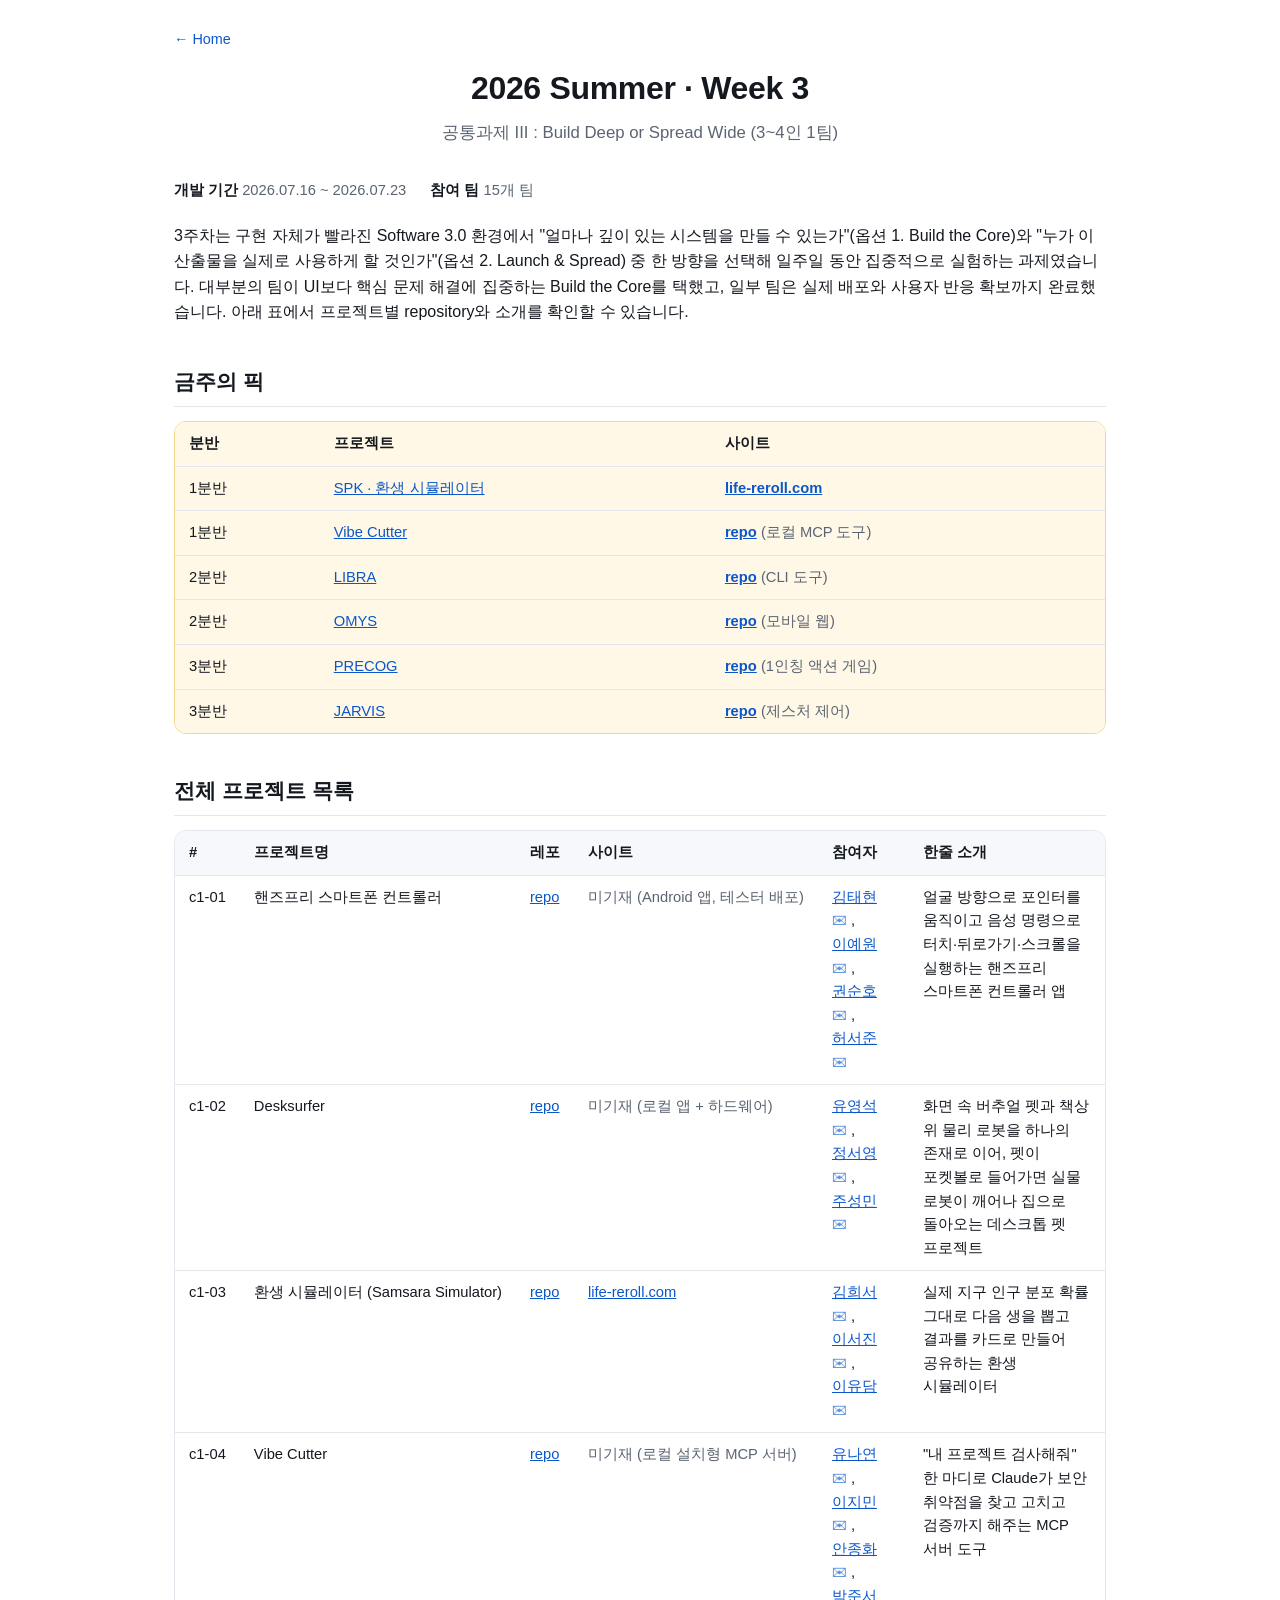
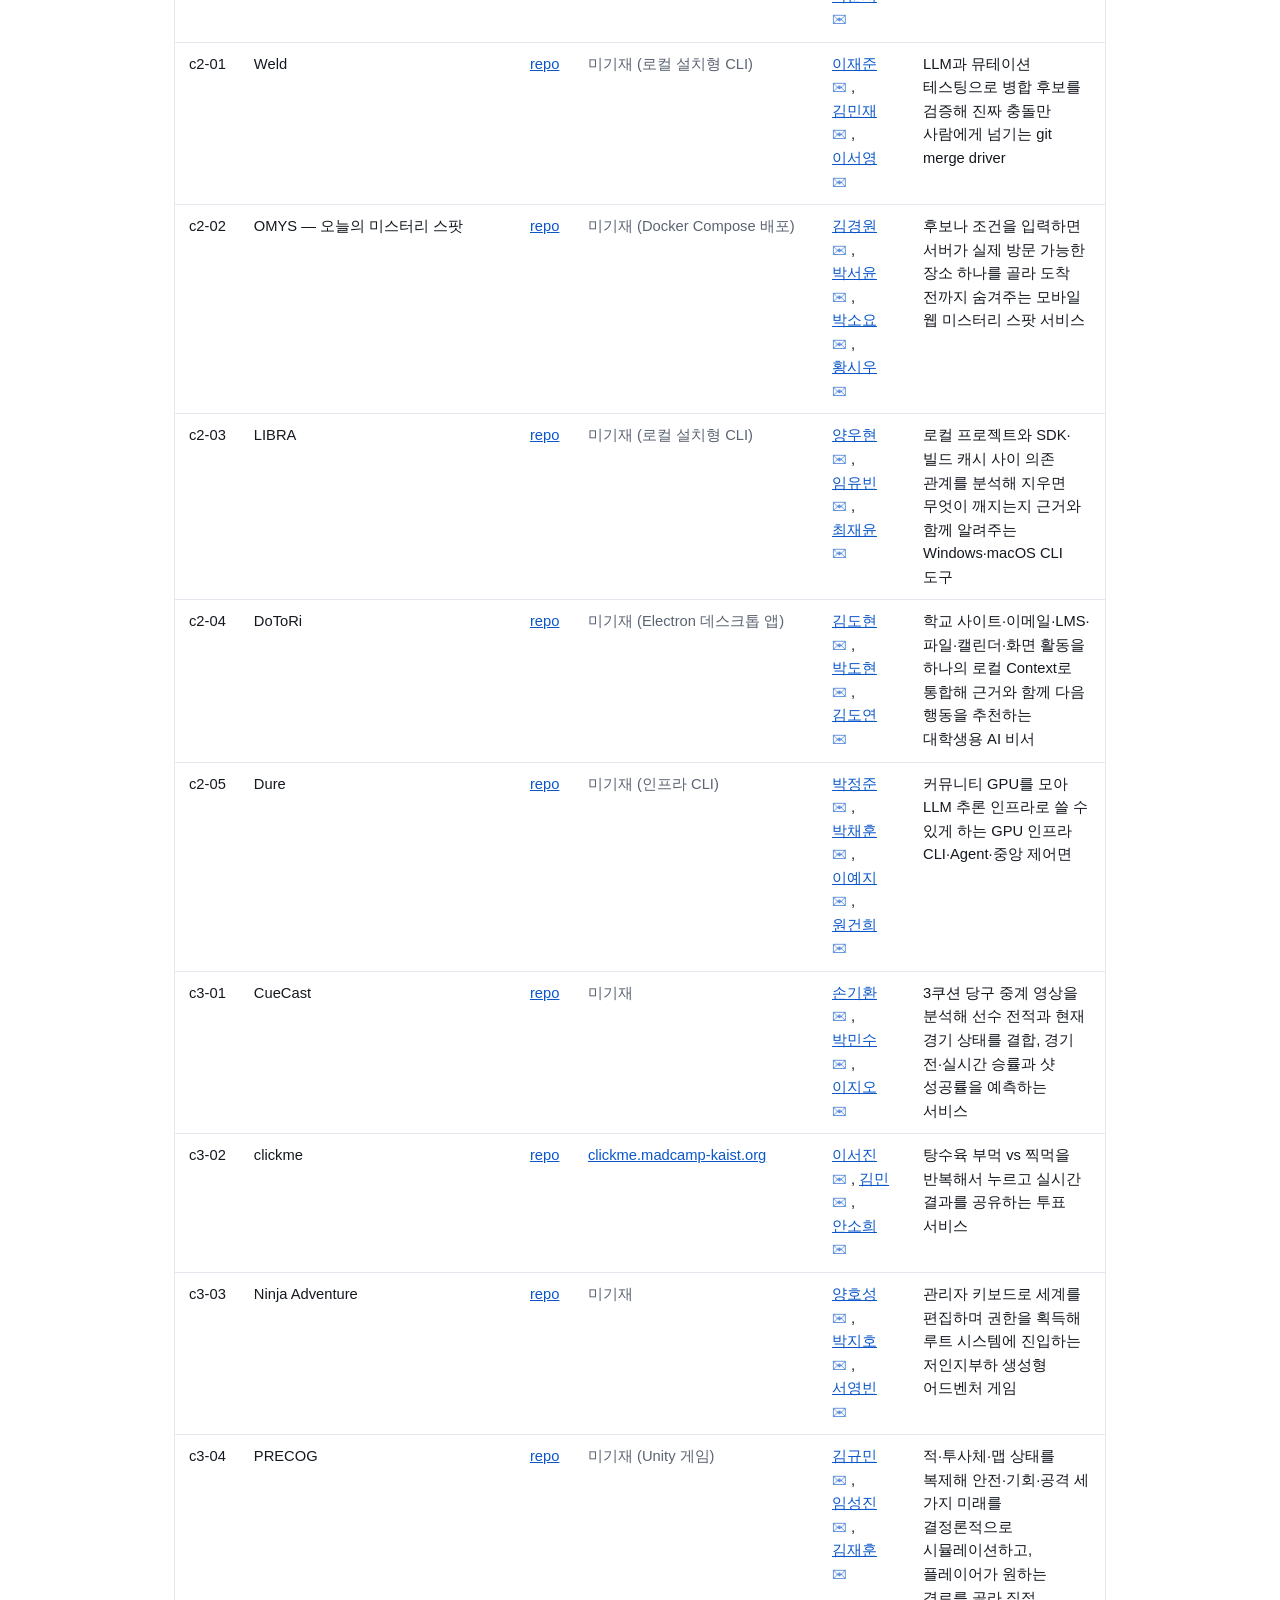
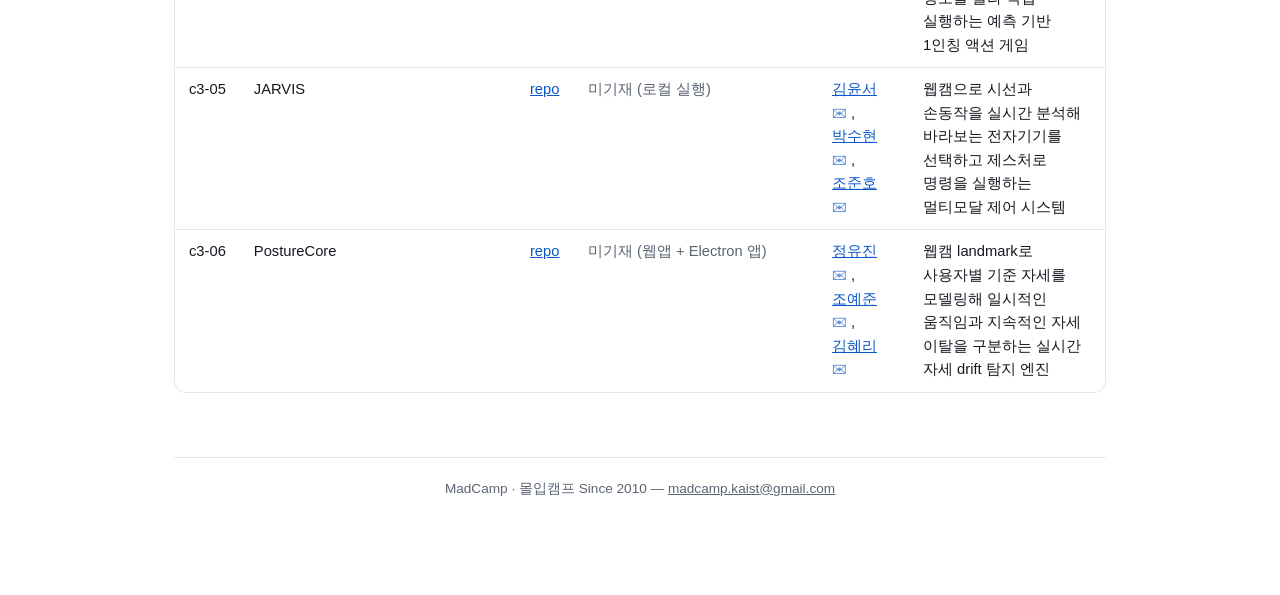
<file: archive/2026-summer/week3/index.html>
<!doctype html>
<html lang="ko">
<head>
<meta charset="utf-8" />
<meta name="viewport" content="width=device-width, initial-scale=1" />
<title>2026 Summer · Week 3 — MadCamp Archive</title>
<meta name="description" content="MadCamp 2026 여름학기 3주차 프로젝트 아카이브: 15개 팀 레포, 참여자, 소개 — Build Deep or Spread Wide" />
<link rel="icon" type="image/png" href="../../../assets/favicon.png" />
<link rel="stylesheet" href="../../../assets/style.css" />
</head>
<body>
<div class="wrap">

<p class="crumb"><a href="../../../">← Home</a></p>

<header class="hero" style="padding-top:8px;">
  <h1>2026 Summer · Week 3</h1>
  <p class="tagline">공통과제 III : Build Deep or Spread Wide (3~4인 1팀)</p>
</header>

<div class="meta-row">
  <span><strong>개발 기간</strong> 2026.07.16 ~ 2026.07.23</span>
  <span><strong>참여 팀</strong> 15개 팀</span>
</div>

<p>3주차는 구현 자체가 빨라진 Software 3.0 환경에서 "얼마나 깊이 있는 시스템을 만들 수 있는가"(옵션 1. Build the Core)와 "누가 이 산출물을 실제로 사용하게 할 것인가"(옵션 2. Launch &amp; Spread) 중 한 방향을 선택해 일주일 동안 집중적으로 실험하는 과제였습니다. 대부분의 팀이 UI보다 핵심 문제 해결에 집중하는 Build the Core를 택했고, 일부 팀은 실제 배포와 사용자 반응 확보까지 완료했습니다. 아래 표에서 프로젝트별 repository와 소개를 확인할 수 있습니다.</p>

<h2>금주의 픽</h2>
<div class="table-scroll">
<table class="picks">
<thead><tr><th>분반</th><th>프로젝트</th><th>사이트</th></tr></thead>
<tbody>
<tr><td>1분반</td><td><a href="#c1-03">SPK · 환생 시뮬레이터</a></td><td><a href="https://life-reroll.com/">life-reroll.com</a></td></tr>
<tr><td>1분반</td><td><a href="#c1-04">Vibe Cutter</a></td><td class="muted"><a href="https://github.com/madcamp-official/VibeCutter">repo</a> (로컬 MCP 도구)</td></tr>
<tr><td>2분반</td><td><a href="#c2-03">LIBRA</a></td><td class="muted"><a href="https://github.com/madcamp-official/Libra">repo</a> (CLI 도구)</td></tr>
<tr><td>2분반</td><td><a href="#c2-02">OMYS</a></td><td class="muted"><a href="https://github.com/madcamp-official/Yarrr">repo</a> (모바일 웹)</td></tr>
<tr><td>3분반</td><td><a href="#c3-04">PRECOG</a></td><td class="muted"><a href="https://github.com/madcamp-official/26s-w3-c3-04">repo</a> (1인칭 액션 게임)</td></tr>
<tr><td>3분반</td><td><a href="#c3-05">JARVIS</a></td><td class="muted"><a href="https://github.com/madcamp-official/26s-w3-c3-05">repo</a> (제스처 제어)</td></tr>
</tbody>
</table>
</div>

<h2>전체 프로젝트 목록</h2>
<div class="table-scroll">
<table>
<thead><tr><th>#</th><th>프로젝트명</th><th>레포</th><th>사이트</th><th>참여자</th><th>한줄 소개</th></tr></thead>
<tbody>

<tr id="c1-01"><td>c1-01</td><td>핸즈프리 스마트폰 컨트롤러</td><td><a href="https://github.com/madcamp-official/26s-w3-c1-01">repo</a></td><td class="muted">미기재 (Android 앱, 테스터 배포)</td>
<td class="people"><a href="https://github.com/terry2549">김태현</a><a class="mail" href="mailto:terry2549@gmail.com">✉</a>, <a href="https://github.com/ywlee1127">이예원</a><a class="mail" href="mailto:ywlee1127@sookmyung.ac.kr">✉</a>, <a href="https://github.com/rth934">권순호</a><a class="mail" href="mailto:rnjstnsgh0524@gmail.com">✉</a>, <a href="https://github.com/gjtjwns06-ui">허서준</a><a class="mail" href="mailto:gjtjwns06@gmail.com">✉</a></td>
<td>얼굴 방향으로 포인터를 움직이고 음성 명령으로 터치·뒤로가기·스크롤을 실행하는 핸즈프리 스마트폰 컨트롤러 앱</td></tr>

<tr id="c1-02"><td>c1-02</td><td>Desksurfer</td><td><a href="https://github.com/madcamp-official/HCIzone">repo</a></td><td class="muted">미기재 (로컬 앱 + 하드웨어)</td>
<td class="people"><a href="https://github.com/yskstuff">유영석</a><a class="mail" href="mailto:yskstuff@kaist.ac.kr">✉</a>, <a href="https://github.com/seooyy">정서영</a><a class="mail" href="mailto:seooyy@pusan.ac.kr">✉</a>, <a href="https://github.com/iconflorinity">주성민</a><a class="mail" href="mailto:smju99880@gmail.com">✉</a></td>
<td>화면 속 버추얼 펫과 책상 위 물리 로봇을 하나의 존재로 이어, 펫이 포켓볼로 들어가면 실물 로봇이 깨어나 집으로 돌아오는 데스크톱 펫 프로젝트</td></tr>

<tr id="c1-03"><td>c1-03</td><td>환생 시뮬레이터 (Samsara Simulator)</td><td><a href="https://github.com/madcamp-official/spk">repo</a></td><td><a href="https://life-reroll.com/">life-reroll.com</a></td>
<td class="people"><a href="https://github.com/grace0068">김희서</a><a class="mail" href="mailto:graceheeseo@gmail.com">✉</a>, <a href="https://github.com/seojinnlee">이서진</a><a class="mail" href="mailto:luckytruth0315@gmail.com">✉</a>, <a href="https://github.com/omok00">이유담</a><a class="mail" href="mailto:yudam3825@gmail.com">✉</a></td>
<td>실제 지구 인구 분포 확률 그대로 다음 생을 뽑고 결과를 카드로 만들어 공유하는 환생 시뮬레이터</td></tr>

<tr id="c1-04"><td>c1-04</td><td>Vibe Cutter</td><td><a href="https://github.com/madcamp-official/VibeCutter">repo</a></td><td class="muted">미기재 (로컬 설치형 MCP 서버)</td>
<td class="people"><a href="https://github.com/yxxnxyxxn">유나연</a><a class="mail" href="mailto:y0xnxyx0n@gmail.com">✉</a>, <a href="https://github.com/ljm030206">이지민</a><a class="mail" href="mailto:leejimin326000@gmail.com">✉</a>, <a href="https://github.com/anjonghwa0">안종화</a><a class="mail" href="mailto:aanjonghwa@gmail.com">✉</a>, <a href="https://github.com/bjsbest">박준서</a><a class="mail" href="mailto:bjsbest0326@gmail.com">✉</a></td>
<td>"내 프로젝트 검사해줘" 한 마디로 Claude가 보안 취약점을 찾고 고치고 검증까지 해주는 MCP 서버 도구</td></tr>

<tr id="c2-01"><td>c2-01</td><td>Weld</td><td><a href="https://github.com/madcamp-official/legendary-super-ultra-red-dragon">repo</a></td><td class="muted">미기재 (로컬 설치형 CLI)</td>
<td class="people"><a href="https://github.com/dannyiscard">이재준</a><a class="mail" href="mailto:danny020514@kaist.ac.kr">✉</a>, <a href="https://github.com/Kminj2296">김민재</a><a class="mail" href="mailto:mjkim229699@gmail.com">✉</a>, <a href="https://github.com/sksy930">이서영</a><a class="mail" href="mailto:sy951020@g.skku.edu">✉</a></td>
<td>LLM과 뮤테이션 테스팅으로 병합 후보를 검증해 진짜 충돌만 사람에게 넘기는 git merge driver</td></tr>

<tr id="c2-02"><td>c2-02</td><td>OMYS — 오늘의 미스터리 스팟</td><td><a href="https://github.com/madcamp-official/Yarrr">repo</a></td><td class="muted">미기재 (Docker Compose 배포)</td>
<td class="people"><a href="https://github.com/kkw610">김경원</a><a class="mail" href="mailto:kkw61976@gmail.com">✉</a>, <a href="https://github.com/banunas">박서윤</a><a class="mail" href="mailto:seoyoon1@ewha.ac.kr">✉</a>, <a href="https://github.com/oyossss">박소요</a><a class="mail" href="mailto:parksoyo134@sookmyung.ac.kr">✉</a>, <a href="https://github.com/ssiuuuuuu">황시우</a><a class="mail" href="mailto:hwangshiwoo@gmail.com">✉</a></td>
<td>후보나 조건을 입력하면 서버가 실제 방문 가능한 장소 하나를 골라 도착 전까지 숨겨주는 모바일 웹 미스터리 스팟 서비스</td></tr>

<tr id="c2-03"><td>c2-03</td><td>LIBRA</td><td><a href="https://github.com/madcamp-official/Libra">repo</a></td><td class="muted">미기재 (로컬 설치형 CLI)</td>
<td class="people"><a href="https://github.com/hyun020215">양우현</a><a class="mail" href="mailto:hyun020215@gmail.com">✉</a>, <a href="https://github.com/lunar-yoobin">임유빈</a><a class="mail" href="mailto:angla2002@snu.ac.kr">✉</a>, <a href="https://github.com/Jaeyun-18">최재윤</a><a class="mail" href="mailto:min070118@gmail.com">✉</a></td>
<td>로컬 프로젝트와 SDK·빌드 캐시 사이 의존 관계를 분석해 지우면 무엇이 깨지는지 근거와 함께 알려주는 Windows·macOS CLI 도구</td></tr>

<tr id="c2-04"><td>c2-04</td><td>DoToRi</td><td><a href="https://github.com/madcamp-official/dododo">repo</a></td><td class="muted">미기재 (Electron 데스크톱 앱)</td>
<td class="people"><a href="https://github.com/KimDoDohyeon">김도현</a><a class="mail" href="mailto:dh080249@gmail.com">✉</a>, <a href="https://github.com/dotori235">박도현</a><a class="mail" href="mailto:pdohyun4307@gmail.com">✉</a>, <a href="https://github.com/doyeonid">김도연</a><a class="mail" href="mailto:kdy05140514@gmail.com">✉</a></td>
<td>학교 사이트·이메일·LMS·파일·캘린더·화면 활동을 하나의 로컬 Context로 통합해 근거와 함께 다음 행동을 추천하는 대학생용 AI 비서</td></tr>

<tr id="c2-05"><td>c2-05</td><td>Dure</td><td><a href="https://github.com/madcamp-official/legendary-super-ultra-black-dragon">repo</a></td><td class="muted">미기재 (인프라 CLI)</td>
<td class="people"><a href="https://github.com/jungjun0708">박정준</a><a class="mail" href="mailto:jungjun0708@g.skku.edu">✉</a>, <a href="https://github.com/chek737">박채훈</a><a class="mail" href="mailto:chekonghoon@gmail.com">✉</a>, <a href="https://github.com/yeochi369">이예지</a><a class="mail" href="mailto:yeochi369@gmail.com">✉</a>, <a href="https://github.com/wongunhui0514">원건희</a><a class="mail" href="mailto:wongunhui0514@gmail.com">✉</a></td>
<td>커뮤니티 GPU를 모아 LLM 추론 인프라로 쓸 수 있게 하는 GPU 인프라 CLI·Agent·중앙 제어면</td></tr>

<tr id="c3-01"><td>c3-01</td><td>CueCast</td><td><a href="https://github.com/madcamp-official/26s-w3-c3-01">repo</a></td><td class="muted">미기재</td>
<td class="people"><a href="https://github.com/Kihwan819">손기환</a><a class="mail" href="mailto:sonkh4535@gmail.com">✉</a>, <a href="https://github.com/miinspp">박민수</a><a class="mail" href="mailto:qkralstn8332@hanyang.ac.kr">✉</a>, <a href="https://github.com/easy0131">이지오</a><a class="mail" href="mailto:jio12061206@gmail.com">✉</a></td>
<td>3쿠션 당구 중계 영상을 분석해 선수 전적과 현재 경기 상태를 결합, 경기 전·실시간 승률과 샷 성공률을 예측하는 서비스</td></tr>

<tr id="c3-02"><td>c3-02</td><td>clickme</td><td><a href="https://github.com/madcamp-official/clickme">repo</a></td><td><a href="https://clickme.madcamp-kaist.org/">clickme.madcamp-kaist.org</a></td>
<td class="people"><a href="https://github.com/tjwls8912">이서진</a><a class="mail" href="mailto:tjwls8912@gmail.com">✉</a>, <a href="https://github.com/7immin">김민</a><a class="mail" href="mailto:rlaals19@ewha.ac.kr">✉</a>, <a href="https://github.com/soheean1370">안소희</a><a class="mail" href="mailto:soheean1370@gmail.com">✉</a></td>
<td>탕수육 부먹 vs 찍먹을 반복해서 누르고 실시간 결과를 공유하는 투표 서비스</td></tr>

<tr id="c3-03"><td>c3-03</td><td>Ninja Adventure</td><td><a href="https://github.com/madcamp-official/notegame">repo</a></td><td class="muted">미기재</td>
<td class="people"><a href="https://github.com/hoseong02">양호성</a><a class="mail" href="mailto:reddevil2002yhs@gmail.com">✉</a>, <a href="https://github.com/batiger00">박지호</a><a class="mail" href="mailto:batiger00@gmail.com">✉</a>, <a href="https://github.com/izayoieosd">서영빈</a><a class="mail" href="mailto:endi060111@gmail.com">✉</a></td>
<td>관리자 키보드로 세계를 편집하며 권한을 획득해 루트 시스템에 진입하는 저인지부하 생성형 어드벤처 게임</td></tr>

<tr id="c3-04"><td>c3-04</td><td>PRECOG</td><td><a href="https://github.com/madcamp-official/26s-w3-c3-04">repo</a></td><td class="muted">미기재 (Unity 게임)</td>
<td class="people"><a href="https://github.com/rbalskim">김규민</a><a class="mail" href="mailto:gyumin3789@gmail.com">✉</a>, <a href="https://github.com/nounmoumn">임성진</a><a class="mail" href="mailto:limsj289714@gmail.com">✉</a>, <a href="https://github.com/superloser030">김재훈</a><a class="mail" href="mailto:sunboy7594@gmail.com">✉</a></td>
<td>적·투사체·맵 상태를 복제해 안전·기회·공격 세 가지 미래를 결정론적으로 시뮬레이션하고, 플레이어가 원하는 경로를 골라 직접 실행하는 예측 기반 1인칭 액션 게임</td></tr>

<tr id="c3-05"><td>c3-05</td><td>JARVIS</td><td><a href="https://github.com/madcamp-official/26s-w3-c3-05">repo</a></td><td class="muted">미기재 (로컬 실행)</td>
<td class="people"><a href="https://github.com/westyoon">김윤서</a><a class="mail" href="mailto:yoonseo1130@gmail.com">✉</a>, <a href="https://github.com/suh1088">박수현</a><a class="mail" href="mailto:suh10883@gmail.com">✉</a>, <a href="https://github.com/milleion">조준호</a><a class="mail" href="mailto:milleion1001@gmail.com">✉</a></td>
<td>웹캠으로 시선과 손동작을 실시간 분석해 바라보는 전자기기를 선택하고 제스처로 명령을 실행하는 멀티모달 제어 시스템</td></tr>

<tr id="c3-06"><td>c3-06</td><td>PostureCore</td><td><a href="https://github.com/madcamp-official/Into-the-Deep">repo</a></td><td class="muted">미기재 (웹앱 + Electron 앱)</td>
<td class="people"><a href="https://github.com/yujin923">정유진</a><a class="mail" href="mailto:jyj0923alice@gmail.com">✉</a>, <a href="https://github.com/jossi-jossi">조예준</a><a class="mail" href="mailto:yjc030627@kaist.ac.kr">✉</a>, <a href="https://github.com/ireyhye">김혜리</a><a class="mail" href="mailto:hrbelle@gmail.com">✉</a></td>
<td>웹캠 landmark로 사용자별 기준 자세를 모델링해 일시적인 움직임과 지속적인 자세 이탈을 구분하는 실시간 자세 drift 탐지 엔진</td></tr>

</tbody>
</table>
</div>

<footer>
  MadCamp · 몰입캠프 Since 2010 — <a href="mailto:madcamp.kaist@gmail.com">madcamp.kaist@gmail.com</a>
</footer>

</div>
</body>
</html>
</file>
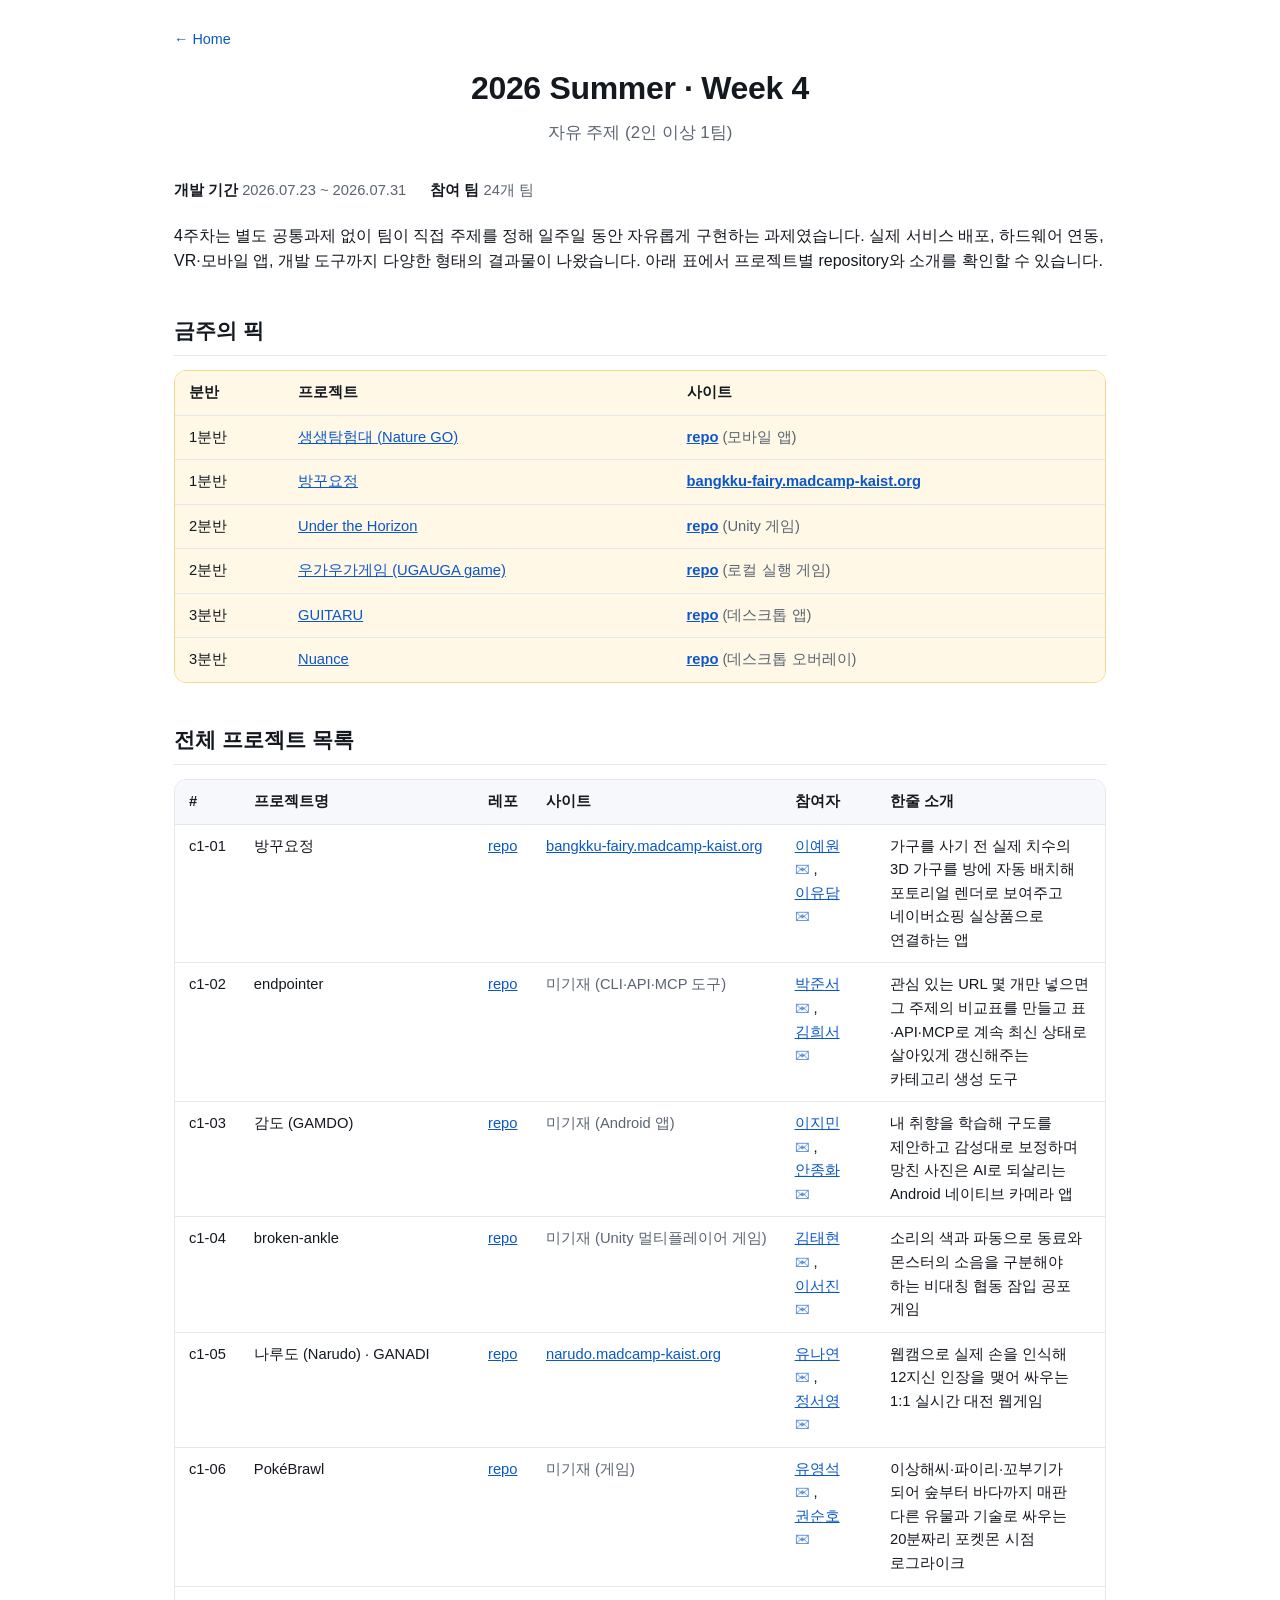
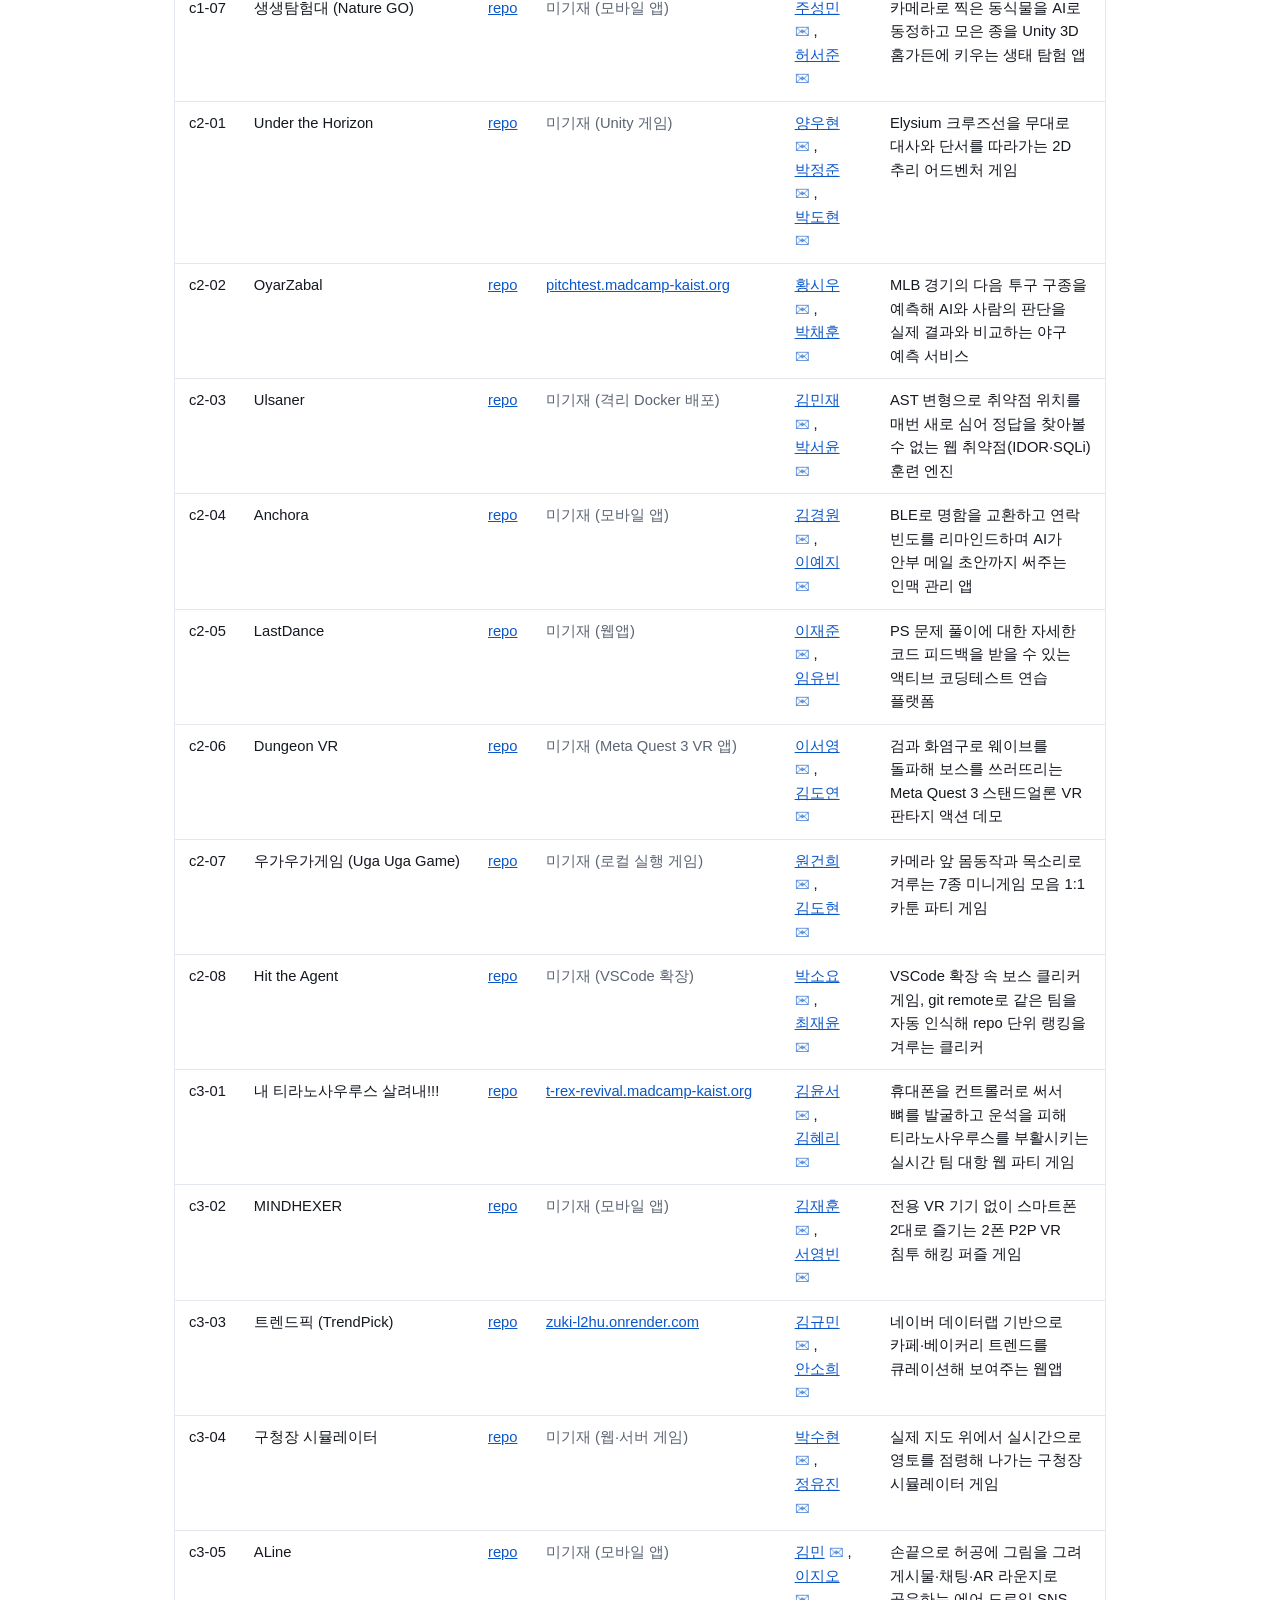
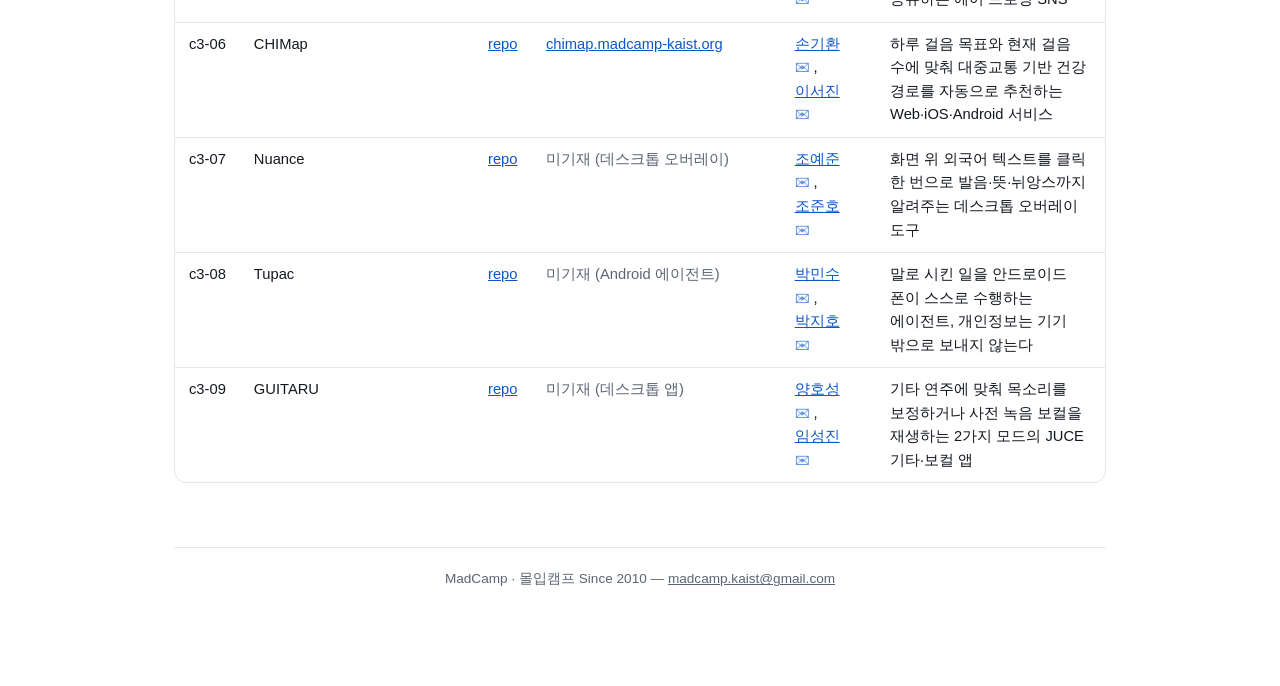
<file: archive/2026-summer/week4/index.html>
<!doctype html>
<html lang="ko">
<head>
<meta charset="utf-8" />
<meta name="viewport" content="width=device-width, initial-scale=1" />
<title>2026 Summer · Week 4 — MadCamp Archive</title>
<meta name="description" content="MadCamp 2026 여름학기 4주차 프로젝트 아카이브: 24개 팀 레포, 참여자, 소개 — 자유 주제" />
<link rel="icon" type="image/png" href="../../../assets/favicon.png" />
<link rel="stylesheet" href="../../../assets/style.css" />
<script src="../../../assets/site.js" defer></script>
</head>
<body>
<div class="wrap">

<p class="crumb"><a href="../../../">← Home</a></p>

<header class="hero" style="padding-top:8px;">
  <h1>2026 Summer · Week 4</h1>
  <p class="tagline">자유 주제 (2인 이상 1팀)</p>
</header>

<div class="meta-row">
  <span><strong>개발 기간</strong> 2026.07.23 ~ 2026.07.31</span>
  <span><strong>참여 팀</strong> 24개 팀</span>
</div>

<p>4주차는 별도 공통과제 없이 팀이 직접 주제를 정해 일주일 동안 자유롭게 구현하는 과제였습니다. 실제 서비스 배포, 하드웨어 연동, VR·모바일 앱, 개발 도구까지 다양한 형태의 결과물이 나왔습니다. 아래 표에서 프로젝트별 repository와 소개를 확인할 수 있습니다.</p>

<h2>금주의 픽</h2>
<div class="table-scroll">
<table class="picks">
<thead><tr><th>분반</th><th>프로젝트</th><th>사이트</th></tr></thead>
<tbody>
<tr><td>1분반</td><td><a href="#c1-07">생생탐험대 (Nature GO)</a></td><td class="muted"><a href="https://github.com/madcamp-official/Real_pokemongo">repo</a> (모바일 앱)</td></tr>
<tr><td>1분반</td><td><a href="#c1-01">방꾸요정</a></td><td><a href="https://bangkku-fairy.madcamp-kaist.org">bangkku-fairy.madcamp-kaist.org</a></td></tr>
<tr><td>2분반</td><td><a href="#c2-01">Under the Horizon</a></td><td class="muted"><a href="https://github.com/madcamp-official/project-mystery">repo</a> (Unity 게임)</td></tr>
<tr><td>2분반</td><td><a href="#c2-07">우가우가게임 (UGAUGA game)</a></td><td class="muted"><a href="https://github.com/madcamp-official/leftover">repo</a> (로컬 실행 게임)</td></tr>
<tr><td>3분반</td><td><a href="#c3-09">GUITARU</a></td><td class="muted"><a href="https://github.com/madcamp-official/Inclusion">repo</a> (데스크톱 앱)</td></tr>
<tr><td>3분반</td><td><a href="#c3-07">Nuance</a></td><td class="muted"><a href="https://github.com/madcamp-official/JoJo">repo</a> (데스크톱 오버레이)</td></tr>
</tbody>
</table>
</div>

<h2>전체 프로젝트 목록</h2>
<div class="table-scroll">
<table>
<thead><tr><th>#</th><th>프로젝트명</th><th>레포</th><th>사이트</th><th>참여자</th><th>한줄 소개</th></tr></thead>
<tbody>

<tr id="c1-01"><td>c1-01</td><td>방꾸요정</td><td><a href="https://github.com/madcamp-official/26s-w4-c1-01">repo</a></td><td><a href="https://bangkku-fairy.madcamp-kaist.org">bangkku-fairy.madcamp-kaist.org</a></td>
<td class="people"><a href="https://github.com/ywlee1127">이예원</a><a class="mail" href="mailto:ywlee1127@sookmyung.ac.kr">✉</a>, <a href="https://github.com/omok00">이유담</a><a class="mail" href="mailto:yudam3825@gmail.com">✉</a></td>
<td>가구를 사기 전 실제 치수의 3D 가구를 방에 자동 배치해 포토리얼 렌더로 보여주고 네이버쇼핑 실상품으로 연결하는 앱</td></tr>

<tr id="c1-02"><td>c1-02</td><td>endpointer</td><td><a href="https://github.com/madcamp-official/26s-w4-c1-02">repo</a></td><td class="muted">미기재 (CLI·API·MCP 도구)</td>
<td class="people"><a href="https://github.com/bjsbest">박준서</a><a class="mail" href="mailto:bjsbest0326@gmail.com">✉</a>, <a href="https://github.com/grace0068">김희서</a><a class="mail" href="mailto:graceheeseo@gmail.com">✉</a></td>
<td>관심 있는 URL 몇 개만 넣으면 그 주제의 비교표를 만들고 표·API·MCP로 계속 최신 상태로 살아있게 갱신해주는 카테고리 생성 도구</td></tr>

<tr id="c1-03"><td>c1-03</td><td>감도 (GAMDO)</td><td><a href="https://github.com/madcamp-official/26s-w4-c1-03">repo</a></td><td class="muted">미기재 (Android 앱)</td>
<td class="people"><a href="https://github.com/ljm030206">이지민</a><a class="mail" href="mailto:leejimin326000@gmail.com">✉</a>, <a href="https://github.com/anjonghwa0">안종화</a><a class="mail" href="mailto:aanjonghwa@gmail.com">✉</a></td>
<td>내 취향을 학습해 구도를 제안하고 감성대로 보정하며 망친 사진은 AI로 되살리는 Android 네이티브 카메라 앱</td></tr>

<tr id="c1-04"><td>c1-04</td><td>broken-ankle</td><td><a href="https://github.com/madcamp-official/broken-ankle">repo</a></td><td class="muted">미기재 (Unity 멀티플레이어 게임)</td>
<td class="people"><a href="https://github.com/terry2549">김태현</a><a class="mail" href="mailto:terry2549@gmail.com">✉</a>, <a href="https://github.com/seojinnlee">이서진</a><a class="mail" href="mailto:luckytruth0315@gmail.com">✉</a></td>
<td>소리의 색과 파동으로 동료와 몬스터의 소음을 구분해야 하는 비대칭 협동 잠입 공포 게임</td></tr>

<tr id="c1-05"><td>c1-05</td><td>나루도 (Narudo) · GANADI</td><td><a href="https://github.com/madcamp-official/GANADI">repo</a></td><td><a href="https://narudo.madcamp-kaist.org">narudo.madcamp-kaist.org</a></td>
<td class="people"><a href="https://github.com/yxxnxyxxn">유나연</a><a class="mail" href="mailto:y0xnxyx0n@gmail.com">✉</a>, <a href="https://github.com/seooyy">정서영</a><a class="mail" href="mailto:seooyy@pusan.ac.kr">✉</a></td>
<td>웹캠으로 실제 손을 인식해 12지신 인장을 맺어 싸우는 1:1 실시간 대전 웹게임</td></tr>

<tr id="c1-06"><td>c1-06</td><td>PokéBrawl</td><td><a href="https://github.com/madcamp-official/game-making">repo</a></td><td class="muted">미기재 (게임)</td>
<td class="people"><a href="https://github.com/yskstuff">유영석</a><a class="mail" href="mailto:yskstuff@kaist.ac.kr">✉</a>, <a href="https://github.com/rth934">권순호</a><a class="mail" href="mailto:rnjstnsgh0524@gmail.com">✉</a></td>
<td>이상해씨·파이리·꼬부기가 되어 숲부터 바다까지 매판 다른 유물과 기술로 싸우는 20분짜리 포켓몬 시점 로그라이크</td></tr>

<tr id="c1-07"><td>c1-07</td><td>생생탐험대 (Nature GO)</td><td><a href="https://github.com/madcamp-official/Real_pokemongo">repo</a></td><td class="muted">미기재 (모바일 앱)</td>
<td class="people"><a href="https://github.com/iconflorinity">주성민</a><a class="mail" href="mailto:smju99880@gmail.com">✉</a>, <a href="https://github.com/gjtjwns06-ui">허서준</a><a class="mail" href="mailto:gjtjwns06@gmail.com">✉</a></td>
<td>카메라로 찍은 동식물을 AI로 동정하고 모은 종을 Unity 3D 홈가든에 키우는 생태 탐험 앱</td></tr>

<tr id="c2-01"><td>c2-01</td><td>Under the Horizon</td><td><a href="https://github.com/madcamp-official/project-mystery">repo</a></td><td class="muted">미기재 (Unity 게임)</td>
<td class="people"><a href="https://github.com/hyun020215">양우현</a><a class="mail" href="mailto:hyun020215@gmail.com">✉</a>, <a href="https://github.com/jungjun0708">박정준</a><a class="mail" href="mailto:jungjun0708@g.skku.edu">✉</a>, <a href="https://github.com/dotori235">박도현</a><a class="mail" href="mailto:pdohyun4307@gmail.com">✉</a></td>
<td>Elysium 크루즈선을 무대로 대사와 단서를 따라가는 2D 추리 어드벤처 게임</td></tr>

<tr id="c2-02"><td>c2-02</td><td>OyarZabal</td><td><a href="https://github.com/madcamp-official/OyarZabal">repo</a></td><td><a href="https://www.pitchtest.madcamp-kaist.org/">pitchtest.madcamp-kaist.org</a></td>
<td class="people"><a href="https://github.com/ssiuuuuuu">황시우</a><a class="mail" href="mailto:hwangshiwoo@gmail.com">✉</a>, <a href="https://github.com/chek737">박채훈</a><a class="mail" href="mailto:chekonghoon@gmail.com">✉</a></td>
<td>MLB 경기의 다음 투구 구종을 예측해 AI와 사람의 판단을 실제 결과와 비교하는 야구 예측 서비스</td></tr>

<tr id="c2-03"><td>c2-03</td><td>Ulsaner</td><td><a href="https://github.com/madcamp-official/Ulsaner">repo</a></td><td class="muted">미기재 (격리 Docker 배포)</td>
<td class="people"><a href="https://github.com/Kminj2296">김민재</a><a class="mail" href="mailto:mjkim229699@gmail.com">✉</a>, <a href="https://github.com/banunas">박서윤</a><a class="mail" href="mailto:seoyoon1@ewha.ac.kr">✉</a></td>
<td>AST 변형으로 취약점 위치를 매번 새로 심어 정답을 찾아볼 수 없는 웹 취약점(IDOR·SQLi) 훈련 엔진</td></tr>

<tr id="c2-04"><td>c2-04</td><td>Anchora</td><td><a href="https://github.com/madcamp-official/LastWeekOnEarth">repo</a></td><td class="muted">미기재 (모바일 앱)</td>
<td class="people"><a href="https://github.com/kkw610">김경원</a><a class="mail" href="mailto:kkw61976@gmail.com">✉</a>, <a href="https://github.com/yeochi369">이예지</a><a class="mail" href="mailto:yeochi369@gmail.com">✉</a></td>
<td>BLE로 명함을 교환하고 연락 빈도를 리마인드하며 AI가 안부 메일 초안까지 써주는 인맥 관리 앱</td></tr>

<tr id="c2-05"><td>c2-05</td><td>LastDance</td><td><a href="https://github.com/madcamp-official/LastDance">repo</a></td><td class="muted">미기재 (웹앱)</td>
<td class="people"><a href="https://github.com/dannyiscard">이재준</a><a class="mail" href="mailto:danny020514@kaist.ac.kr">✉</a>, <a href="https://github.com/lunar-yoobin">임유빈</a><a class="mail" href="mailto:angla2002@snu.ac.kr">✉</a></td>
<td>PS 문제 풀이에 대한 자세한 코드 피드백을 받을 수 있는 액티브 코딩테스트 연습 플랫폼</td></tr>

<tr id="c2-06"><td>c2-06</td><td>Dungeon VR</td><td><a href="https://github.com/madcamp-official/dy-sy">repo</a></td><td class="muted">미기재 (Meta Quest 3 VR 앱)</td>
<td class="people"><a href="https://github.com/sksy930">이서영</a><a class="mail" href="mailto:sy951020@g.skku.edu">✉</a>, <a href="https://github.com/doyeonid">김도연</a><a class="mail" href="mailto:kdy05140514@gmail.com">✉</a></td>
<td>검과 화염구로 웨이브를 돌파해 보스를 쓰러뜨리는 Meta Quest 3 스탠드얼론 VR 판타지 액션 데모</td></tr>

<tr id="c2-07"><td>c2-07</td><td>우가우가게임 (Uga Uga Game)</td><td><a href="https://github.com/madcamp-official/leftover">repo</a></td><td class="muted">미기재 (로컬 실행 게임)</td>
<td class="people"><a href="https://github.com/wongunhui0514">원건희</a><a class="mail" href="mailto:wongunhui0514@gmail.com">✉</a>, <a href="https://github.com/KimDoDohyeon">김도현</a><a class="mail" href="mailto:dh080249@gmail.com">✉</a></td>
<td>카메라 앞 몸동작과 목소리로 겨루는 7종 미니게임 모음 1:1 카툰 파티 게임</td></tr>

<tr id="c2-08"><td>c2-08</td><td>Hit the Agent</td><td><a href="https://github.com/madcamp-official/26s-w4-c2-08">repo</a></td><td class="muted">미기재 (VSCode 확장)</td>
<td class="people"><a href="https://github.com/oyossss">박소요</a><a class="mail" href="mailto:parksoyo134@sookmyung.ac.kr">✉</a>, <a href="https://github.com/Jaeyun-18">최재윤</a><a class="mail" href="mailto:min070118@gmail.com">✉</a></td>
<td>VSCode 확장 속 보스 클리커 게임, git remote로 같은 팀을 자동 인식해 repo 단위 랭킹을 겨루는 클리커</td></tr>

<tr id="c3-01"><td>c3-01</td><td>내 티라노사우루스 살려내!!!</td><td><a href="https://github.com/madcamp-official/Tyrannosaurus-rex">repo</a></td><td><a href="https://t-rex-revival.madcamp-kaist.org">t-rex-revival.madcamp-kaist.org</a></td>
<td class="people"><a href="https://github.com/westyoon">김윤서</a><a class="mail" href="mailto:yoonseo1130@gmail.com">✉</a>, <a href="https://github.com/ireyhye">김혜리</a><a class="mail" href="mailto:hrbelle@gmail.com">✉</a></td>
<td>휴대폰을 컨트롤러로 써서 뼈를 발굴하고 운석을 피해 티라노사우루스를 부활시키는 실시간 팀 대항 웹 파티 게임</td></tr>

<tr id="c3-02"><td>c3-02</td><td>MINDHEXER</td><td><a href="https://github.com/madcamp-official/madagain">repo</a></td><td class="muted">미기재 (모바일 앱)</td>
<td class="people"><a href="https://github.com/superloser030">김재훈</a><a class="mail" href="mailto:sunboy7594@gmail.com">✉</a>, <a href="https://github.com/izayoieosd">서영빈</a><a class="mail" href="mailto:endi060111@gmail.com">✉</a></td>
<td>전용 VR 기기 없이 스마트폰 2대로 즐기는 2폰 P2P VR 침투 해킹 퍼즐 게임</td></tr>

<tr id="c3-03"><td>c3-03</td><td>트렌드픽 (TrendPick)</td><td><a href="https://github.com/madcamp-official/zuki">repo</a></td><td><a href="https://zuki-l2hu.onrender.com/demo.html">zuki-l2hu.onrender.com</a></td>
<td class="people"><a href="https://github.com/rbalskim">김규민</a><a class="mail" href="mailto:gyumin3789@gmail.com">✉</a>, <a href="https://github.com/soheean1370">안소희</a><a class="mail" href="mailto:soheean1370@gmail.com">✉</a></td>
<td>네이버 데이터랩 기반으로 카페·베이커리 트렌드를 큐레이션해 보여주는 웹앱</td></tr>

<tr id="c3-04"><td>c3-04</td><td>구청장 시뮬레이터</td><td><a href="https://github.com/madcamp-official/best-project">repo</a></td><td class="muted">미기재 (웹·서버 게임)</td>
<td class="people"><a href="https://github.com/suh1088">박수현</a><a class="mail" href="mailto:suh10883@gmail.com">✉</a>, <a href="https://github.com/yujin923">정유진</a><a class="mail" href="mailto:jyj0923alice@gmail.com">✉</a></td>
<td>실제 지도 위에서 실시간으로 영토를 점령해 나가는 구청장 시뮬레이터 게임</td></tr>

<tr id="c3-05"><td>c3-05</td><td>ALine</td><td><a href="https://github.com/madcamp-official/w4-c3-01">repo</a></td><td class="muted">미기재 (모바일 앱)</td>
<td class="people"><a href="https://github.com/7immin">김민</a><a class="mail" href="mailto:rlaals19@ewha.ac.kr">✉</a>, <a href="https://github.com/easy0131">이지오</a><a class="mail" href="mailto:jio12061206@gmail.com">✉</a></td>
<td>손끝으로 허공에 그림을 그려 게시물·채팅·AR 라운지로 공유하는 에어 드로잉 SNS</td></tr>

<tr id="c3-06"><td>c3-06</td><td>CHIMap</td><td><a href="https://github.com/madcamp-official/chimap">repo</a></td><td><a href="https://chimap.madcamp-kaist.org">chimap.madcamp-kaist.org</a></td>
<td class="people"><a href="https://github.com/Kihwan819">손기환</a><a class="mail" href="mailto:sonkh4535@gmail.com">✉</a>, <a href="https://github.com/tjwls8912">이서진</a><a class="mail" href="mailto:tjwls8912@gmail.com">✉</a></td>
<td>하루 걸음 목표와 현재 걸음 수에 맞춰 대중교통 기반 건강 경로를 자동으로 추천하는 Web·iOS·Android 서비스</td></tr>

<tr id="c3-07"><td>c3-07</td><td>Nuance</td><td><a href="https://github.com/madcamp-official/JoJo">repo</a></td><td class="muted">미기재 (데스크톱 오버레이)</td>
<td class="people"><a href="https://github.com/jossi-jossi">조예준</a><a class="mail" href="mailto:yjc030627@kaist.ac.kr">✉</a>, <a href="https://github.com/milleion">조준호</a><a class="mail" href="mailto:milleion1001@gmail.com">✉</a></td>
<td>화면 위 외국어 텍스트를 클릭 한 번으로 발음·뜻·뉘앙스까지 알려주는 데스크톱 오버레이 도구</td></tr>

<tr id="c3-08"><td>c3-08</td><td>Tupac</td><td><a href="https://github.com/madcamp-official/Tupac">repo</a></td><td class="muted">미기재 (Android 에이전트)</td>
<td class="people"><a href="https://github.com/miinspp">박민수</a><a class="mail" href="mailto:qkralstn8332@hanyang.ac.kr">✉</a>, <a href="https://github.com/batiger00">박지호</a><a class="mail" href="mailto:batiger00@gmail.com">✉</a></td>
<td>말로 시킨 일을 안드로이드 폰이 스스로 수행하는 에이전트, 개인정보는 기기 밖으로 보내지 않는다</td></tr>

<tr id="c3-09"><td>c3-09</td><td>GUITARU</td><td><a href="https://github.com/madcamp-official/Inclusion">repo</a></td><td class="muted">미기재 (데스크톱 앱)</td>
<td class="people"><a href="https://github.com/hoseong02">양호성</a><a class="mail" href="mailto:reddevil2002yhs@gmail.com">✉</a>, <a href="https://github.com/nounmoumn">임성진</a><a class="mail" href="mailto:limsj289714@gmail.com">✉</a></td>
<td>기타 연주에 맞춰 목소리를 보정하거나 사전 녹음 보컬을 재생하는 2가지 모드의 JUCE 기타·보컬 앱</td></tr>

</tbody>
</table>
</div>

<footer>
  MadCamp · 몰입캠프 Since 2010 — <a href="mailto:madcamp.kaist@gmail.com">madcamp.kaist@gmail.com</a>
</footer>

</div>
</body>
</html>
</file>
<file: assets/style.css>
:root {
  --accent: #004191;
  --accent-soft: #e8f0fc;
  --bg: #ffffff;
  --bg-elevated: #f6f8fb;
  --text: #14181f;
  --text-muted: #5b6472;
  --border: #e3e7ee;
  --pick-bg: #fff8e6;
  --pick-border: #f0d78c;
  --radius: 12px;
  --max-width: 980px;
  --link: #0b57c9;
}

@media (prefers-color-scheme: dark) {
  :root {
    --accent: #6ba0ff;
    --accent-soft: #16233b;
    --bg: #0f1115;
    --bg-elevated: #171a21;
    --text: #e7eaf0;
    --text-muted: #9aa3b2;
    --border: #262b34;
    --pick-bg: #241f10;
    --pick-border: #4a3c14;
    --link: #7fb0ff;
  }
}

:root[data-theme="dark"] {
  --accent: #6ba0ff;
  --accent-soft: #16233b;
  --bg: #0f1115;
  --bg-elevated: #171a21;
  --text: #e7eaf0;
  --text-muted: #9aa3b2;
  --border: #262b34;
  --pick-bg: #241f10;
  --pick-border: #4a3c14;
  --link: #7fb0ff;
}

:root[data-theme="light"] {
  --accent: #004191;
  --accent-soft: #e8f0fc;
  --bg: #ffffff;
  --bg-elevated: #f6f8fb;
  --text: #14181f;
  --text-muted: #5b6472;
  --border: #e3e7ee;
  --pick-bg: #fff8e6;
  --pick-border: #f0d78c;
  --link: #0b57c9;
}

* { box-sizing: border-box; }

body {
  margin: 0;
  background: var(--bg);
  color: var(--text);
  font-family: -apple-system, BlinkMacSystemFont, "Segoe UI", Pretendard, "Apple SD Gothic Neo", Roboto, Helvetica, Arial, sans-serif;
  line-height: 1.6;
  font-size: 16px;
}

.wrap {
  max-width: var(--max-width);
  margin: 0 auto;
  padding: 0 24px 96px;
}

.hero-card {
  background: #ffffff;
  padding: 28px 0 36px;
}

.banner {
  display: block;
  width: 100%;
  max-width: 280px;
  height: auto;
  margin: 0 auto;
}

header.hero {
  text-align: center;
  padding: 40px 0 8px;
}

header.hero h1 {
  font-size: 2rem;
  margin: 0 0 6px;
  letter-spacing: -0.01em;
}

header.hero p.tagline {
  color: var(--text-muted);
  margin: 0 0 20px;
  font-size: 1.05rem;
}

/* .hero-card is a fixed white surface (matches the banner image's
   white background) so its text/links stay dark-on-white in both
   themes instead of following the page's dark-mode variables. */
.hero-card header.hero h1,
.hero-card header.hero p.tagline {
  color: #14181f;
}
.hero-card header.hero p.tagline {
  color: #5b6472;
}
.hero-card .badge {
  background: #004191;
}
.hero-card .nav-links a {
  color: #0b57c9;
}

.badges {
  display: flex;
  gap: 8px;
  justify-content: center;
  flex-wrap: wrap;
  margin-bottom: 16px;
}

.badge {
  display: inline-block;
  background: var(--accent);
  color: #fff;
  font-size: 0.75rem;
  font-weight: 600;
  padding: 5px 12px;
  border-radius: 999px;
  letter-spacing: 0.02em;
}

.nav-links {
  display: flex;
  gap: 18px;
  justify-content: center;
  flex-wrap: wrap;
  margin-bottom: 32px;
  font-size: 0.95rem;
}

.nav-links a { color: var(--link); text-decoration: none; font-weight: 600; }
.nav-links a:hover { text-decoration: underline; }

.crumb {
  font-size: 0.9rem;
  color: var(--text-muted);
  margin: 28px 0 4px;
}
.crumb a { color: var(--link); text-decoration: none; }
.crumb a:hover { text-decoration: underline; }

h2 {
  font-size: 1.3rem;
  margin: 40px 0 14px;
  padding-bottom: 8px;
  border-bottom: 1px solid var(--border);
}

h3 {
  font-size: 1.05rem;
  margin: 28px 0 10px;
}

p { color: var(--text); }
p.muted, .muted { color: var(--text-muted); }

a { color: var(--link); }

.meta-row {
  display: flex;
  gap: 24px;
  flex-wrap: wrap;
  margin: 4px 0 20px;
  font-size: 0.92rem;
  color: var(--text-muted);
}
.meta-row strong { color: var(--text); }

.table-scroll {
  overflow-x: auto;
  border: 1px solid var(--border);
  border-radius: var(--radius);
  margin: 14px 0 8px;
}

table {
  border-collapse: collapse;
  width: 100%;
  font-size: 0.92rem;
  min-width: 640px;
}

th, td {
  padding: 10px 14px;
  text-align: left;
  border-bottom: 1px solid var(--border);
  vertical-align: top;
  word-break: keep-all;
}

th {
  background: var(--bg-elevated);
  font-weight: 600;
  white-space: nowrap;
  position: sticky;
  top: 0;
}

tr:last-child td { border-bottom: none; }
tr:hover td { background: var(--bg-elevated); }
tr.flash td { background: var(--pick-bg); transition: background-color 1.6s ease; }
td:first-child { white-space: nowrap; }
td:nth-child(2) { white-space: nowrap; word-break: keep-all; }
td:nth-child(3), td:nth-child(4) { white-space: nowrap; }

table.picks td:nth-child(3) a {
  font-weight: 600;
}

table.picks {
  background: var(--pick-bg);
}
table.picks th {
  background: var(--pick-bg);
}
.table-scroll:has(table.picks) {
  border-color: var(--pick-border);
}

.mono { font-variant-numeric: tabular-nums; }

.people a { white-space: nowrap; margin-right: 4px; }
.mail { opacity: 0.65; text-decoration: none; }
.mail:hover { opacity: 1; }

.status-done { color: #1a8a4a; font-weight: 600; }
.status-progress { color: var(--accent); font-weight: 600; }
.status-pending { color: var(--text-muted); }

ul.notes { color: var(--text-muted); font-size: 0.92rem; }
ul.notes li { margin-bottom: 6px; }

footer {
  margin-top: 64px;
  padding-top: 20px;
  border-top: 1px solid var(--border);
  text-align: center;
  color: var(--text-muted);
  font-size: 0.85rem;
}
footer a { color: var(--text-muted); }

@media (max-width: 640px) {
  body { font-size: 15px; }

  .wrap { padding: 0 14px 56px; }

  .hero-card { padding: 20px 0 24px; }
  .banner { max-width: 200px; }

  header.hero { padding: 24px 0 4px; }
  header.hero h1 { font-size: 1.5rem; }
  header.hero p.tagline { font-size: 0.92rem; margin-bottom: 14px; }

  .badges { gap: 6px; margin-bottom: 12px; }
  .badge { font-size: 0.68rem; padding: 4px 10px; }

  .nav-links { gap: 10px 16px; margin-bottom: 22px; font-size: 0.85rem; }

  .crumb { margin: 18px 0 2px; }

  h2 { font-size: 1.08rem; margin: 28px 0 10px; }
  h3 { font-size: 0.98rem; margin: 20px 0 8px; }

  .meta-row { gap: 10px 18px; font-size: 0.85rem; }

  .table-scroll { -webkit-overflow-scrolling: touch; margin: 10px 0 6px; }

  table { font-size: 0.82rem; min-width: 520px; }
  th, td { padding: 8px 10px; }

  footer { margin-top: 44px; font-size: 0.78rem; }
}
</file>
